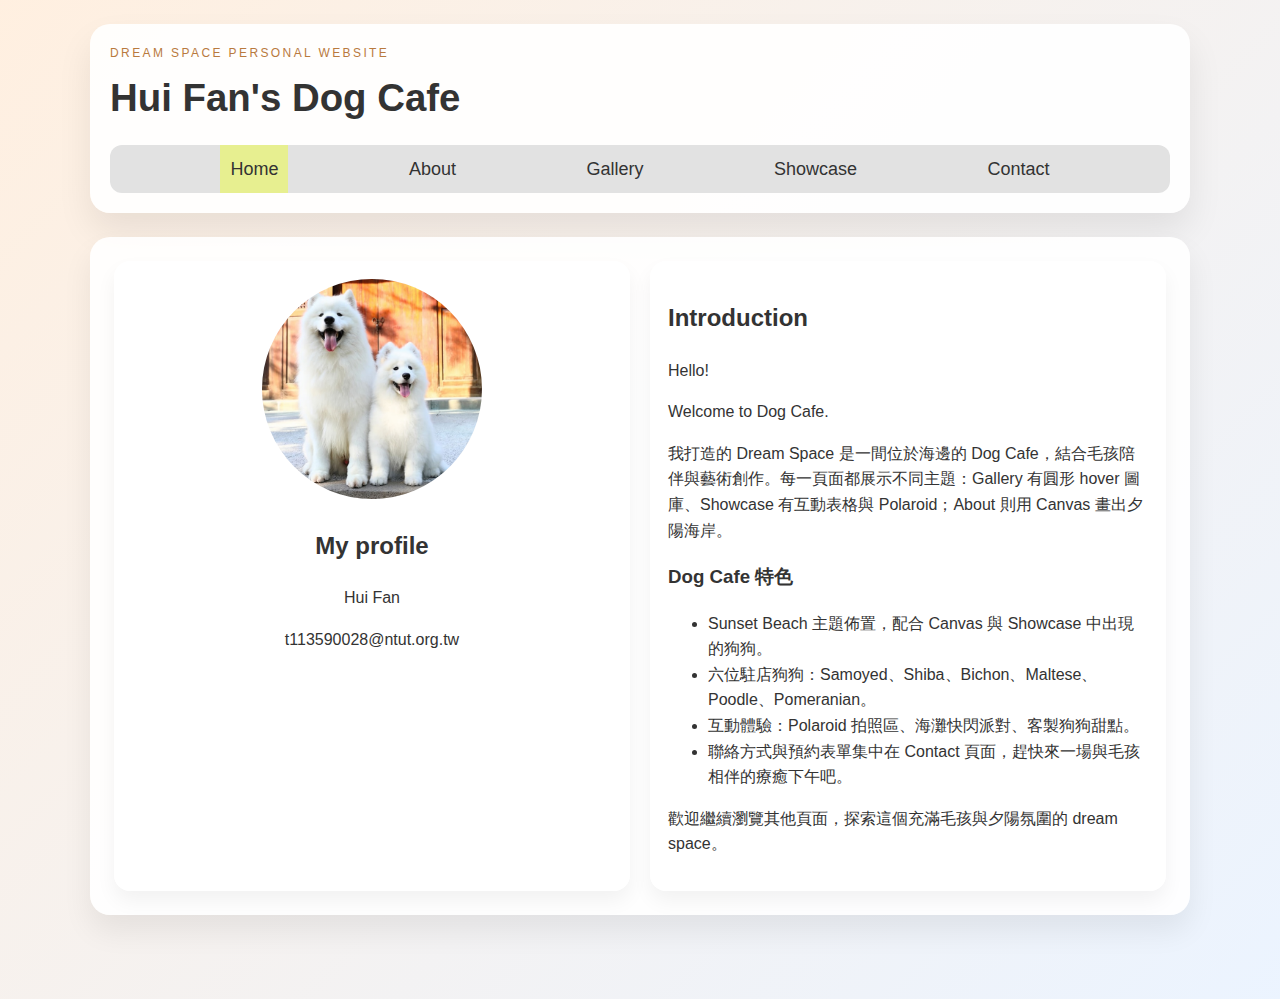
<file: Midterm Project/Midterm Webpage/index.html>
<!DOCTYPE html>
<html lang="en">
<head>
    <meta charset="UTF-8">
    <meta name="viewport" content="width=device-width, initial-scale=1.0">
    <title>Hui Fan's Dog Cafe</title>

    <!-- link .css and .js -->
    <link rel="stylesheet" href="style.css">
    <script src="script.js" defer></script>
</head>
<body>
    <div class="site-shell">
        <header class="site-header">
            <div class="site-brand">
                <p class="site-subtitle">Dream Space Personal Website</p>
                <h1>Hui Fan's Dog Cafe</h1>
            </div>
            <nav>
                <ul class="flex-nav">
                    <li><a class="active" href="index.html">Home</a></li>
                    <li><a href="About.html">About</a></li>
                    <li><a href="Gallery.html">Gallery</a></li>
                    <li><a href="Showcase.html">Showcase</a></li>
                    <li><a href="Contact.html">Contact</a></li>
                </ul>
            </nav>
        </header>

        <main>
            <section class="profile_and_introduction_container content-card">
                <div class="profile_container">
                    <img src="samoyed.jpg" alt="cute_dog" id="profile_image">
                    <h2>My profile</h2>
                    <p>Hui Fan</p>
                    <p>t113590028@ntut.org.tw</p>
                </div>

                <div class="profile_information">
                    <h2>Introduction</h2>
                    <p>Hello!</p>
                    <p>Welcome to Dog Cafe.</p>
                    <p>我打造的 Dream Space 是一間位於海邊的 Dog Cafe，結合毛孩陪伴與藝術創作。每一頁面都展示不同主題：Gallery 有圓形 hover 圖庫、Showcase 有互動表格與 Polaroid；About 則用 Canvas 畫出夕陽海岸。</p>
                    <h3>Dog Cafe 特色</h3>
                    <ul>
                        <li>Sunset Beach 主題佈置，配合 Canvas 與 Showcase 中出現的狗狗。</li>
                        <li>六位駐店狗狗：Samoyed、Shiba、Bichon、Maltese、Poodle、Pomeranian。</li>
                        <li>互動體驗：Polaroid 拍照區、海灘快閃派對、客製狗狗甜點。</li>
                        <li>聯絡方式與預約表單集中在 Contact 頁面，趕快來一場與毛孩相伴的療癒下午吧。</li>
                    </ul>
                    <p>歡迎繼續瀏覽其他頁面，探索這個充滿毛孩與夕陽氛圍的 dream space。</p>
                </div>
            </section>
        </main>
    </div>
</body>
</html>
</file>
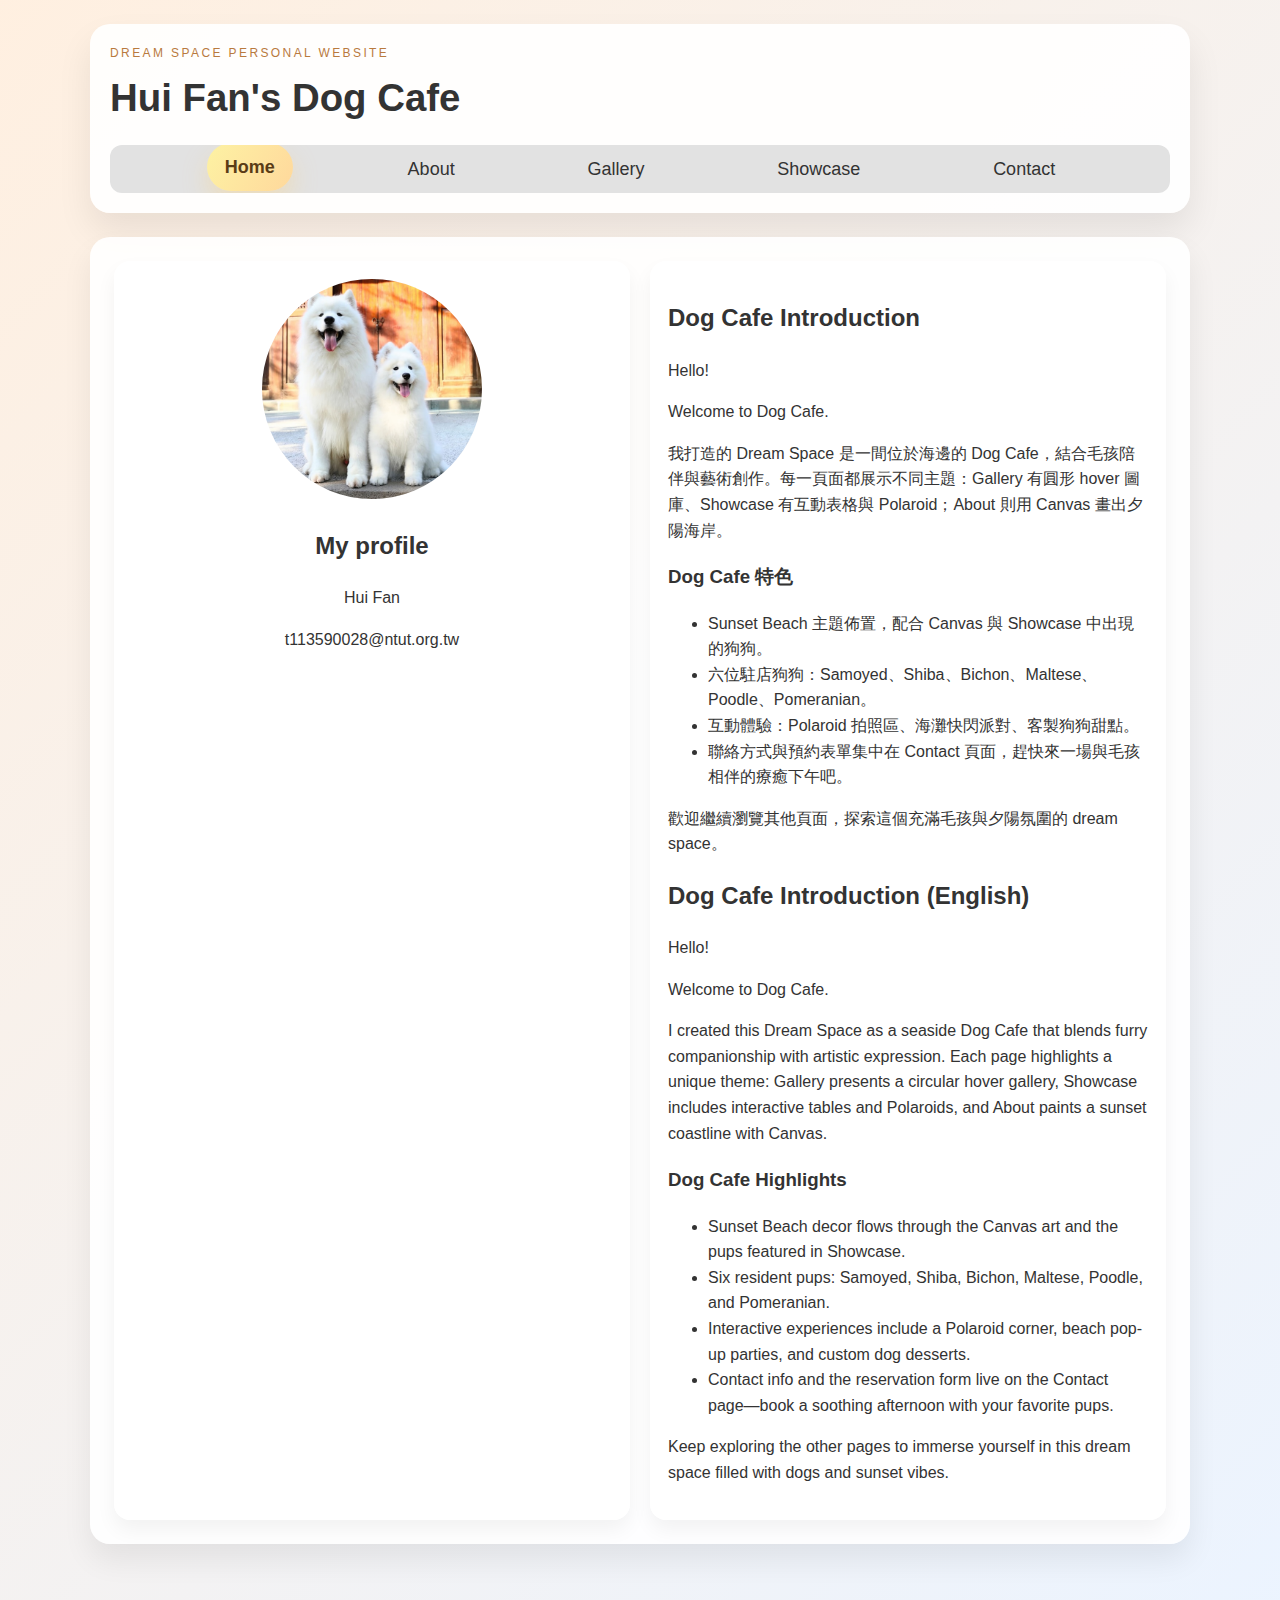
<file: Midterm Webpage/src/index.html>
<!DOCTYPE html>
<html lang="en">
<head>
    <meta charset="UTF-8">
    <meta name="viewport" content="width=device-width, initial-scale=1.0">
    <title>Hui Fan's Dog Cafe</title>

    <!-- link .css and .js -->
    <link rel="stylesheet" href="assets/css/style.css">
    <script src="assets/js/script.js" defer></script>
</head>
<body>
    <div class="site-shell">
        <header class="site-header">
            <div class="site-brand">
                <p class="site-subtitle">Dream Space Personal Website</p>
                <h1>Hui Fan's Dog Cafe</h1>
            </div>
            <nav>
                <ul class="flex-nav">
                    <li><a class="active" href="index.html">Home</a></li>
                    <li><a href="About.html">About</a></li>
                    <li><a href="Gallery.html">Gallery</a></li>
                    <li><a href="Showcase.html">Showcase</a></li>
                    <li><a href="Contact.html">Contact</a></li>
                </ul>
            </nav>
        </header>

        <main>
            <section class="profile_and_introduction_container content-card">
                <div class="profile_container">
                    <img src="assets/img/dogs/samoyed.jpg" alt="cute_dog" id="profile_image">
                    <h2>My profile</h2>
                    <p>Hui Fan</p>
                    <p>t113590028@ntut.org.tw</p>
                </div>

                <div class="profile_information">
                    <h2>Dog Cafe Introduction</h2>
                    <p>Hello!</p>
                    <p>Welcome to Dog Cafe.</p>
                    <p>我打造的 Dream Space 是一間位於海邊的 Dog Cafe，結合毛孩陪伴與藝術創作。每一頁面都展示不同主題：Gallery 有圓形 hover 圖庫、Showcase 有互動表格與 Polaroid；About 則用 Canvas 畫出夕陽海岸。</p>
                    <h3>Dog Cafe 特色</h3>
                    <ul>
                        <li>Sunset Beach 主題佈置，配合 Canvas 與 Showcase 中出現的狗狗。</li>
                        <li>六位駐店狗狗：Samoyed、Shiba、Bichon、Maltese、Poodle、Pomeranian。</li>
                        <li>互動體驗：Polaroid 拍照區、海灘快閃派對、客製狗狗甜點。</li>
                        <li>聯絡方式與預約表單集中在 Contact 頁面，趕快來一場與毛孩相伴的療癒下午吧。</li>
                    </ul>
                    <p>歡迎繼續瀏覽其他頁面，探索這個充滿毛孩與夕陽氛圍的 dream space。</p>
                    <div class="translation-block">
                        <h2>Dog Cafe Introduction (English)</h2>
                        <p>Hello!</p>
                        <p>Welcome to Dog Cafe.</p>
                        <p>I created this Dream Space as a seaside Dog Cafe that blends furry companionship with artistic expression. Each page highlights a unique theme: Gallery presents a circular hover gallery, Showcase includes interactive tables and Polaroids, and About paints a sunset coastline with Canvas.</p>
                        <h3>Dog Cafe Highlights</h3>
                        <ul>
                            <li>Sunset Beach decor flows through the Canvas art and the pups featured in Showcase.</li>
                            <li>Six resident pups: Samoyed, Shiba, Bichon, Maltese, Poodle, and Pomeranian.</li>
                            <li>Interactive experiences include a Polaroid corner, beach pop-up parties, and custom dog desserts.</li>
                            <li>Contact info and the reservation form live on the Contact page—book a soothing afternoon with your favorite pups.</li>
                        </ul>
                        <p>Keep exploring the other pages to immerse yourself in this dream space filled with dogs and sunset vibes.</p>
                    </div>
                </div>
            </section>
        </main>
    </div>
</body>
</html>
</file>
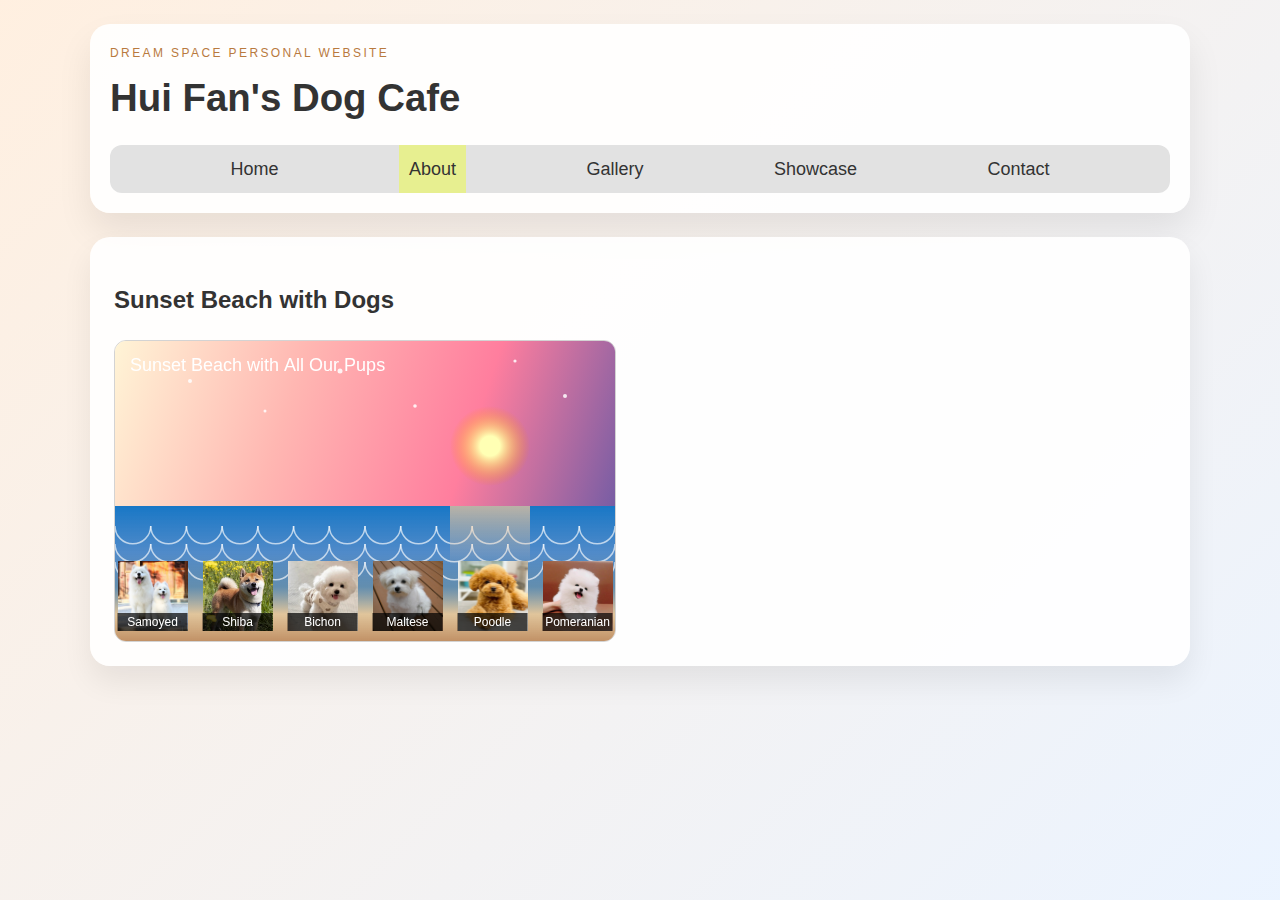
<file: Midterm Project/Midterm Webpage/About.html>
<!DOCTYPE html>
<html lang="en">
<head>
    <meta charset="UTF-8">
    <meta name="viewport" content="width=device-width, initial-scale=1.0">
    <title>Hui Fan's Dog Cafe</title>

    <!-- link .css and .js -->
    <link rel="stylesheet" href="style.css">
    <script src="script.js" defer></script>
</head>
<body>
    <div class="site-shell">
        <header class="site-header">
            <div class="site-brand">
                <p class="site-subtitle">Dream Space Personal Website</p>
                <h1>Hui Fan's Dog Cafe</h1>
            </div>
            <nav>
                <ul class="flex-nav">
                    <li><a href="homepage.html">Home</a></li>
                    <li><a class="active" href="About.html">About</a></li>
                    <li><a href="Gallery.html">Gallery</a></li>
                    <li><a href="Showcase.html">Showcase</a></li>
                    <li><a href="Contact.html">Contact</a></li>
                </ul>
            </nav>
        </header>

        <main>
            <section class="content-card">
                <h2>Sunset Beach with Dogs</h2>
                <canvas id="dogCafeCanvas" width="500" height="300" class="dream-canvas">
                    Your browser does not support the HTML canvas tag.
                </canvas>
            </section>
        </main>
    </div>
</body>
</html>
</file>
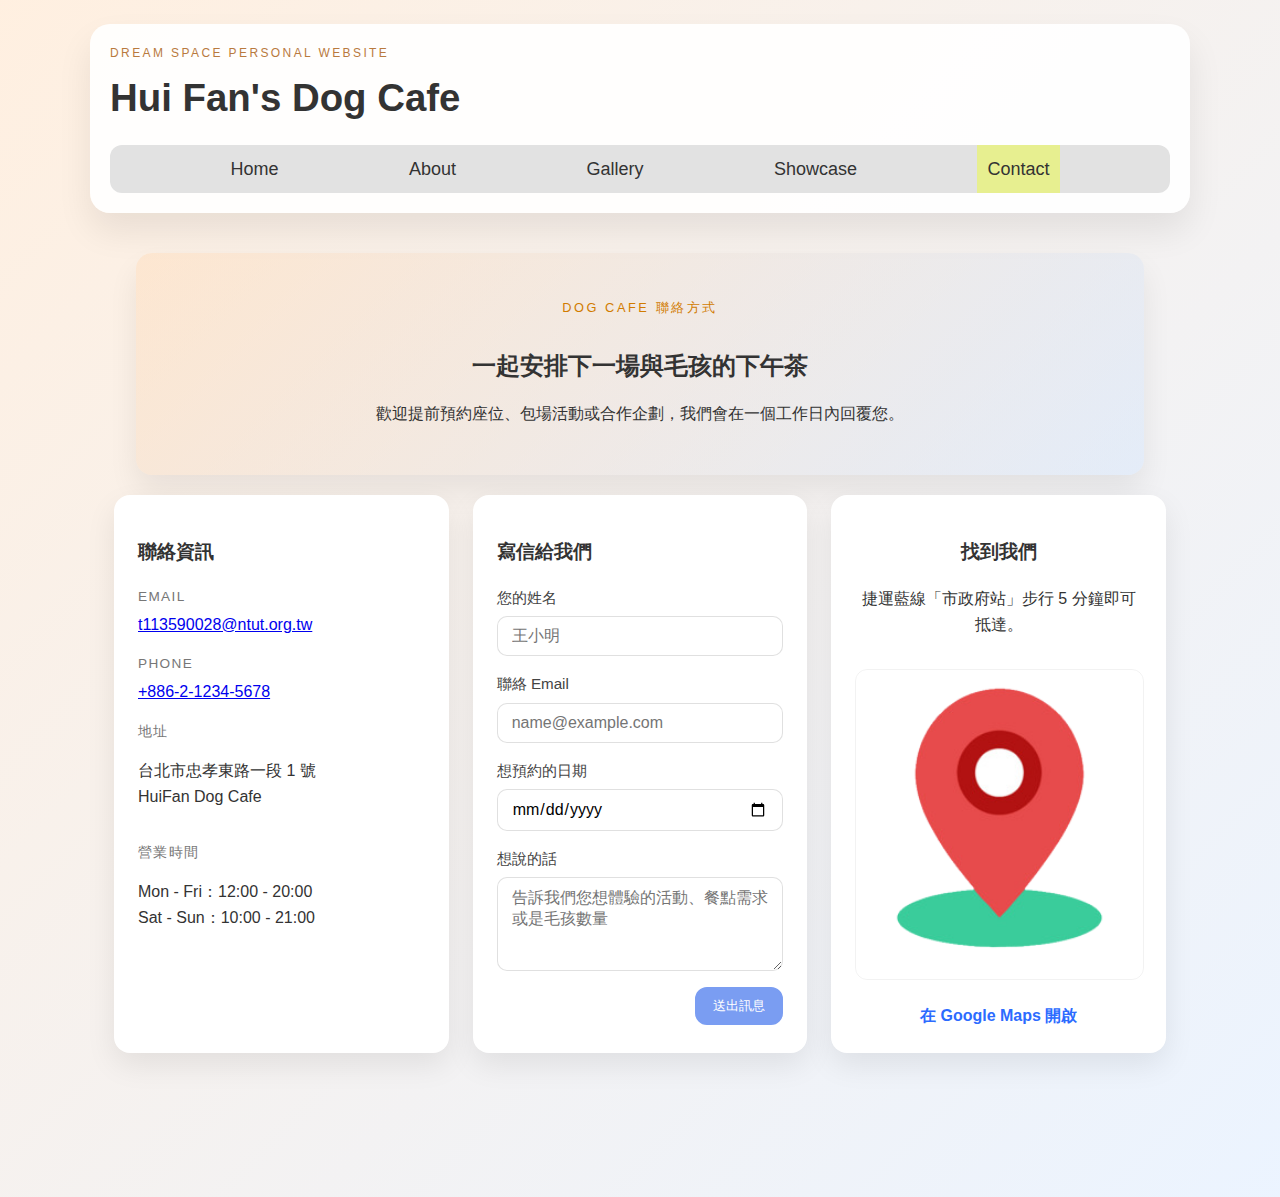
<file: Midterm Project/Midterm Webpage/Contact.html>
<!DOCTYPE html>
<html lang="en">
<head>
    <meta charset="UTF-8">
    <meta name="viewport" content="width=device-width, initial-scale=1.0">
    <title>Hui Fan's Dog Cafe</title>

    <!-- link .css and .js -->
    <link rel="stylesheet" href="style.css">
    <script src="script.js" defer></script>
</head>
<body>
    <div class="site-shell">
        <header class="site-header">
            <div class="site-brand">
                <p class="site-subtitle">Dream Space Personal Website</p>
                <h1>Hui Fan's Dog Cafe</h1>
            </div>
            <nav>
                <ul class="flex-nav">
                    <li><a href="homepage.html">Home</a></li>
                    <li><a href="About.html">About</a></li>
                    <li><a href="Gallery.html">Gallery</a></li>
                    <li><a href="Showcase.html">Showcase</a></li>
                    <li><a class="active" href="Contact.html">Contact</a></li>
                </ul>
            </nav>
        </header>

        <main>
            <section class="contact-hero content-card">
                <p class="eyebrow">Dog Cafe 聯絡方式</p>
                <h2>一起安排下一場與毛孩的下午茶</h2>
                <p>歡迎提前預約座位、包場活動或合作企劃，我們會在一個工作日內回覆您。</p>
            </section>

            <section class="contact-grid">
                <div class="contact-card contact-info">
                    <h3>聯絡資訊</h3>
                    <ul class="contact-list">
                        <li>
                            <span class="label">Email</span>
                            <a href="mailto:t113590028@ntut.org.tw">t113590028@ntut.org.tw</a>
                        </li>
                        <li>
                            <span class="label">Phone</span>
                            <a href="tel:+886-2-1234-5678">+886-2-1234-5678</a>
                        </li>
                        <li>
                            <span class="label">地址</span>
                            <p>台北市忠孝東路一段 1 號<br>HuiFan Dog Cafe</p>
                        </li>
                        <li>
                            <span class="label">營業時間</span>
                            <p>Mon - Fri：12:00 - 20:00<br>Sat - Sun：10:00 - 21:00</p>
                        </li>
                    </ul>
                </div>

                <div class="contact-card contact-form-card">
                    <h3>寫信給我們</h3>
                    <form class="contact-form">
                        <label>
                            您的姓名
                            <input type="text" name="name" placeholder="王小明" required>
                        </label>
                        <label>
                            聯絡 Email
                            <input type="email" name="email" placeholder="name@example.com" required>
                        </label>
                        <label>
                            想預約的日期
                            <input type="date" name="date">
                        </label>
                        <label>
                            想說的話
                            <textarea name="message" rows="4" placeholder="告訴我們您想體驗的活動、餐點需求或是毛孩數量"></textarea>
                        </label>
                        <button type="submit" class="btn contact-btn">送出訊息</button>
                    </form>
                </div>

                <div class="contact-card contact-map">
                    <h3>找到我們</h3>
                    <p>捷運藍線「市政府站」步行 5 分鐘即可抵達。</p>
                    <img src="location.png" alt="Dog Cafe 位置" class="map-image">
                    <a class="map-link" href="https://maps.app.goo.gl/gdyb6sYP7XUAQJXG7" target="_blank" rel="noopener noreferrer">在 Google Maps 開啟</a>
                </div>
            </section>
        </main>
    </div>
</body>
</html>
</file>
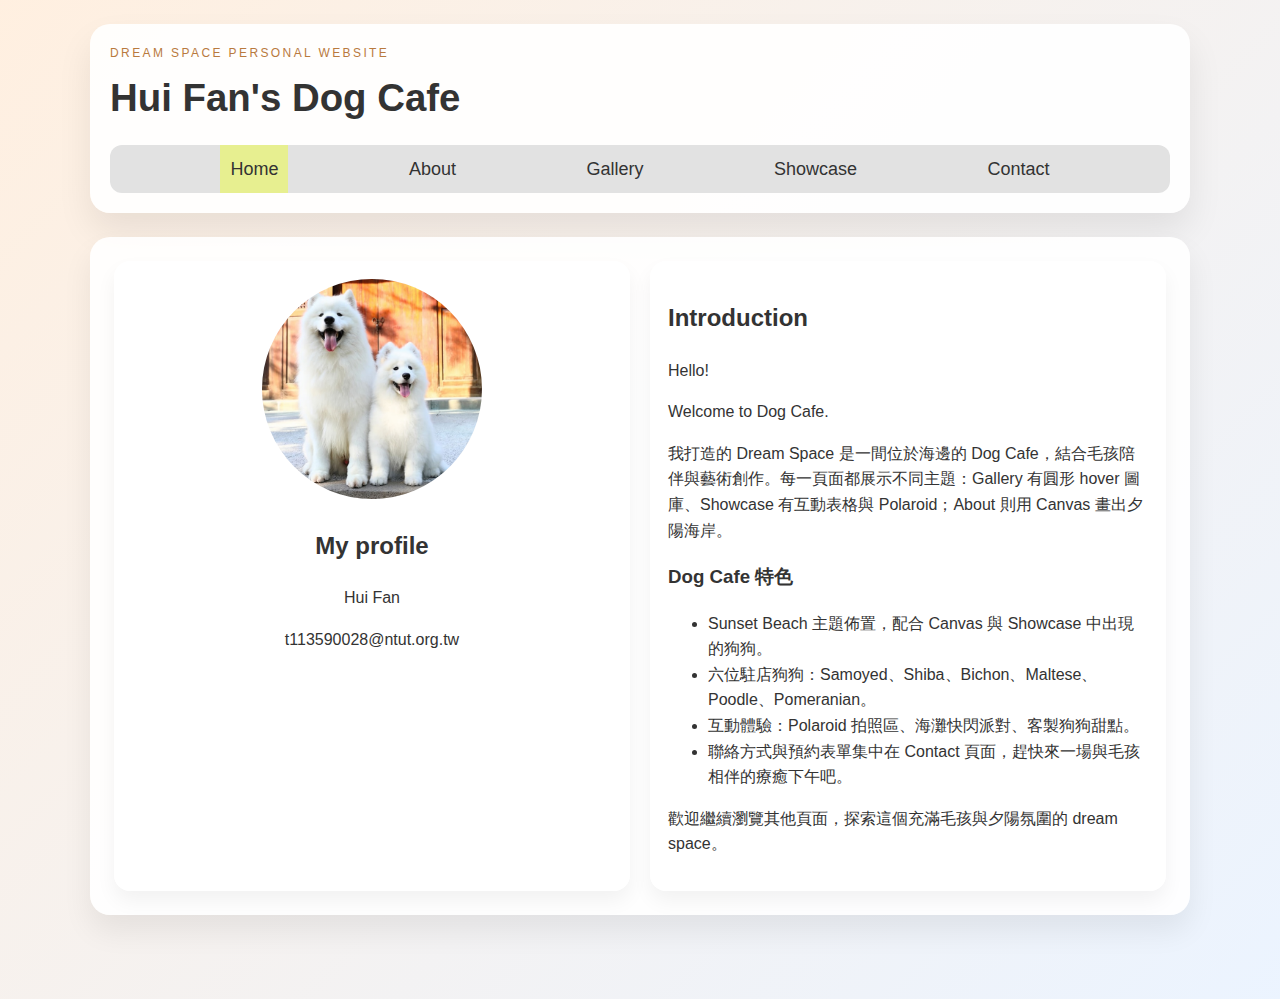
<file: Midterm Project/Midterm Webpage/homepage.html>
<!DOCTYPE html>
<html lang="en">
<head>
    <meta charset="UTF-8">
    <meta name="viewport" content="width=device-width, initial-scale=1.0">
    <title>Hui Fan's Dog Cafe</title>

    <!-- link .css and .js -->
    <link rel="stylesheet" href="style.css">
    <script src="script.js" defer></script>
</head>
<body>
    <div class="site-shell">
        <header class="site-header">
            <div class="site-brand">
                <p class="site-subtitle">Dream Space Personal Website</p>
                <h1>Hui Fan's Dog Cafe</h1>
            </div>
            <nav>
                <ul class="flex-nav">
                    <li><a class="active" href="homepage.html">Home</a></li>
                    <li><a href="About.html">About</a></li>
                    <li><a href="Gallery.html">Gallery</a></li>
                    <li><a href="Showcase.html">Showcase</a></li>
                    <li><a href="Contact.html">Contact</a></li>
                </ul>
            </nav>
        </header>

        <main>
            <section class="profile_and_introduction_container content-card">
                <div class="profile_container">
                    <img src="samoyed.jpg" alt="cute_dog" id="profile_image">
                    <h2>My profile</h2>
                    <p>Hui Fan</p>
                    <p>t113590028@ntut.org.tw</p>
                </div>

                <div class="profile_information">
                    <h2>Introduction</h2>
                    <p>Hello!</p>
                    <p>Welcome to Dog Cafe.</p>
                    <p>我打造的 Dream Space 是一間位於海邊的 Dog Cafe，結合毛孩陪伴與藝術創作。每一頁面都展示不同主題：Gallery 有圓形 hover 圖庫、Showcase 有互動表格與 Polaroid；About 則用 Canvas 畫出夕陽海岸。</p>
                    <h3>Dog Cafe 特色</h3>
                    <ul>
                        <li>Sunset Beach 主題佈置，配合 Canvas 與 Showcase 中出現的狗狗。</li>
                        <li>六位駐店狗狗：Samoyed、Shiba、Bichon、Maltese、Poodle、Pomeranian。</li>
                        <li>互動體驗：Polaroid 拍照區、海灘快閃派對、客製狗狗甜點。</li>
                        <li>聯絡方式與預約表單集中在 Contact 頁面，趕快來一場與毛孩相伴的療癒下午吧。</li>
                    </ul>
                    <p>歡迎繼續瀏覽其他頁面，探索這個充滿毛孩與夕陽氛圍的 dream space。</p>
                </div>
            </section>
        </main>
    </div>
</body>
</html>
</file>
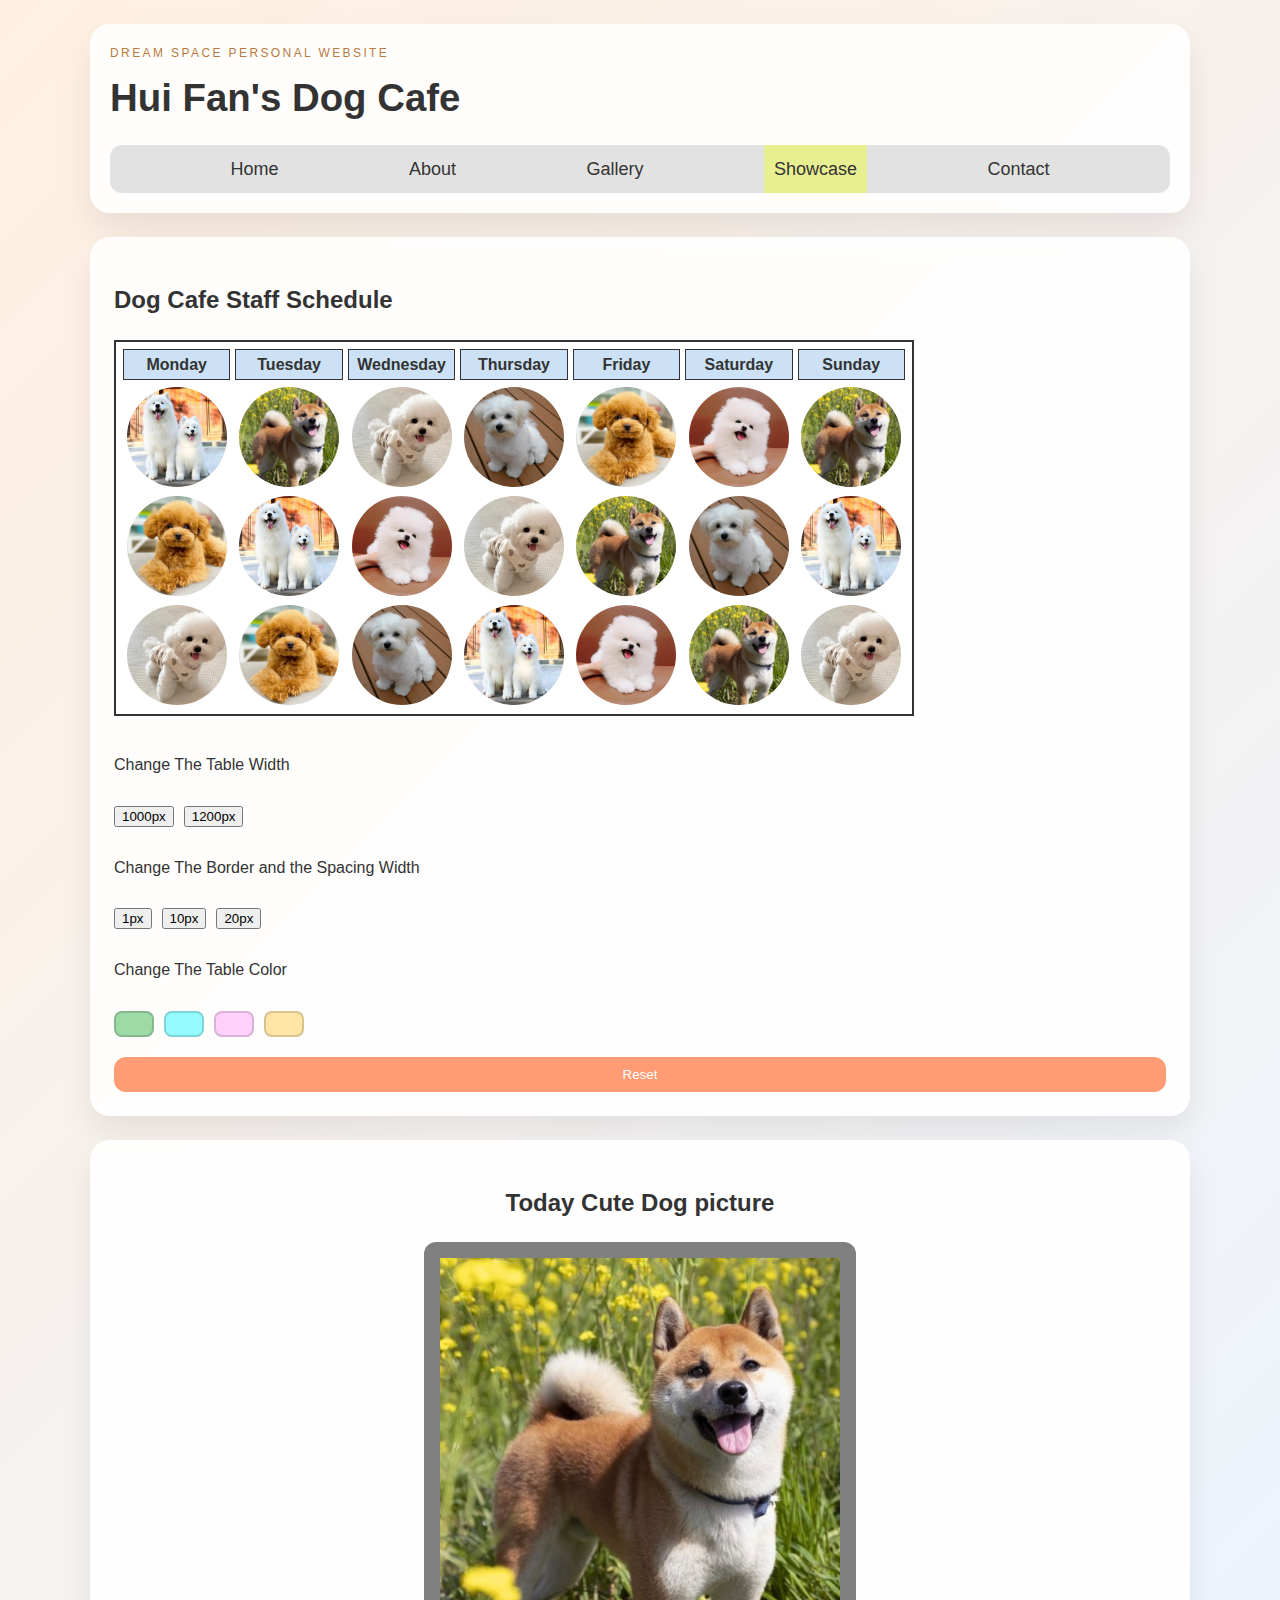
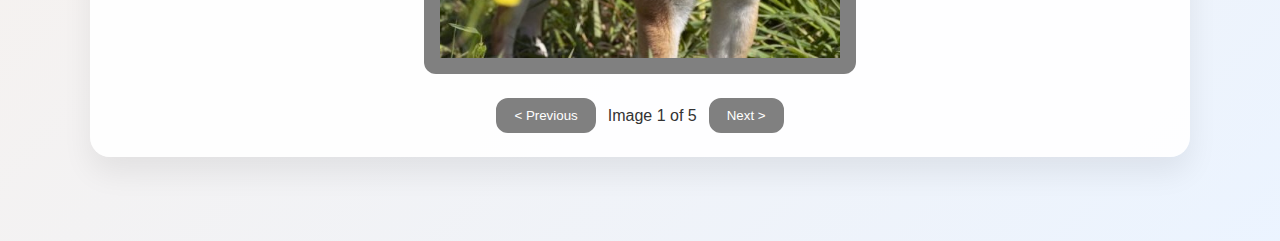
<file: Midterm Project/Midterm Webpage/Showcase.html>
<!DOCTYPE html>
<html lang="en">
<head>
    <meta charset="UTF-8">
    <meta name="viewport" content="width=device-width, initial-scale=1.0">
    <title>Hui Fan's Dog Cafe</title>

    <!-- link .css and .js -->
    <link rel="stylesheet" href="style.css">
    <script src="script.js" defer></script>
</head>
<body>
    <div class="site-shell">
        <header class="site-header">
            <div class="site-brand">
                <p class="site-subtitle">Dream Space Personal Website</p>
                <h1>Hui Fan's Dog Cafe</h1>
            </div>
            <nav>
                <ul class="flex-nav">
                    <li><a href="homepage.html">Home</a></li>
                    <li><a href="About.html">About</a></li>
                    <li><a href="Gallery.html">Gallery</a></li>
                    <li><a class="active" href="Showcase.html">Showcase</a></li>
                    <li><a href="Contact.html">Contact</a></li>
                </ul>
            </nav>
        </header>

        <main>
            <section class="content-card">
                <h2>Dog Cafe Staff Schedule</h2>
                <table id="table_class">
                    <tr>
                        <th scope="col">Monday</th>
                        <th scope="col">Tuesday</th>
                        <th scope="col">Wednesday</th>
                        <th scope="col">Thursday</th>
                        <th scope="col">Friday</th>
                        <th scope="col">Saturday</th>
                        <th scope="col">Sunday</th>
                    </tr>
            <tr>
                <td>
                    <img class="showcase_dog_image" src="samoyed.jpg" alt="samoyed">
                </td>
                <td>
                    <img class="showcase_dog_image" src="Shiba.jpeg" alt="Shiba">
                </td>
                <td>
                    <img class="showcase_dog_image" src="bichon.jpeg" alt="Bichon Frise">
                </td>
                <td>
                    <img class="showcase_dog_image" src="maltese.jpeg" alt="Maltese">
                </td>
                <td>
                    <img class="showcase_dog_image" src="poodle.jpeg" alt="Poodle">
                </td>
                <td>
                    <img class="showcase_dog_image" src="pomeranian.jpeg" alt="Pomeranian">
                </td>
                <td>
                    <img class="showcase_dog_image" src="Shiba.jpeg" alt="Shiba">
                </td>
            </tr>
            <tr>
                <td>
                    <img class="showcase_dog_image" src="poodle.jpeg" alt="Poodle">
                </td>
                <td>
                    <img class="showcase_dog_image" src="samoyed.jpg" alt="samoyed">
                </td>
                <td>
                    <img class="showcase_dog_image" src="pomeranian.jpeg" alt="Pomeranian">
                </td>
                <td>
                    <img class="showcase_dog_image" src="bichon.jpeg" alt="Bichon Frise">
                </td>
                <td>
                    <img class="showcase_dog_image" src="Shiba.jpeg" alt="Shiba">
                </td>
                <td>
                    <img class="showcase_dog_image" src="maltese.jpeg" alt="Maltese">
                </td>
                <td>
                    <img class="showcase_dog_image" src="samoyed.jpg" alt="samoyed">
                </td>
            </tr>
            <tr>
                <td>
                    <img class="showcase_dog_image" src="bichon.jpeg" alt="Bichon Frise">
                </td>
                <td>
                    <img class="showcase_dog_image" src="poodle.jpeg" alt="Poodle">
                </td>
                <td>
                    <img class="showcase_dog_image" src="maltese.jpeg" alt="Maltese">
                </td>
                <td>
                    <img class="showcase_dog_image" src="samoyed.jpg" alt="samoyed">
                </td>
                <td>
                    <img class="showcase_dog_image" src="pomeranian.jpeg" alt="Pomeranian">
                </td>
                <td>
                    <img class="showcase_dog_image" src="Shiba.jpeg" alt="Shiba">
                </td>
                <td>
                    <img class="showcase_dog_image" src="bichon.jpeg" alt="Bichon Frise">
                </td>
            </tr>
        </table>

                <div class="control-panel">
                    <p>Change The Table Width</p>
                    <div class="control-row">
                        <button id="ChangeTableWidth1000px">1000px</button>
                        <button id="ChangeTableWidth1200px">1200px</button>
                    </div>

                    <p>Change The Border and the Spacing Width</p>
                    <div class="control-row">
                        <button type="button" id="ChangeBorderAndSpacingWidth1px">1px</button>
                        <button type="button" id="ChangeBorderAndSpacingWidth10px">10px</button>
                        <button type="button" id="ChangeBorderAndSpacingWidth20px">20px</button>
                    </div>

                    <p>Change The Table Color</p>
                    <div class="control-row swatch-group">
                        <button type="button" id="ChangeColorGreen" style="background-color: rgb(156, 218, 166);"></button>
                        <button type="button" id="ChangeColorBlue" style="background-color: rgb(149, 250, 252);"></button>
                        <button type="button" id="ChangeColorPink" style="background-color: rgb(255, 208, 252);"></button>
                        <button type="button" id="ChangeColorYellow" style="background-color: rgb(255, 230, 166);"></button>
                    </div>

                    <button id="reset" class="btn reset-btn">Reset</button>
                </div>
            </section>

            <section class="content-card" id="Polariod_container">
                <h2>Today Cute Dog picture</h2>
                <div id="image_frame">
                    <img id="Polariod_image" src="image/image_1.jpg" alt="image_1">
                </div>

                <div class="controls">
                    <button type="button" class="btn" id="btn_prev">&lt; Previous</button>

                    <p>Image <span id="current-count">1</span> of <span id="total-count">5</span></p>

                    <button type="button" class="btn" id="btn_next">Next &gt;</button>
                </div>
            </section>
        </main>
    </div>
</body>
</html>
</file>
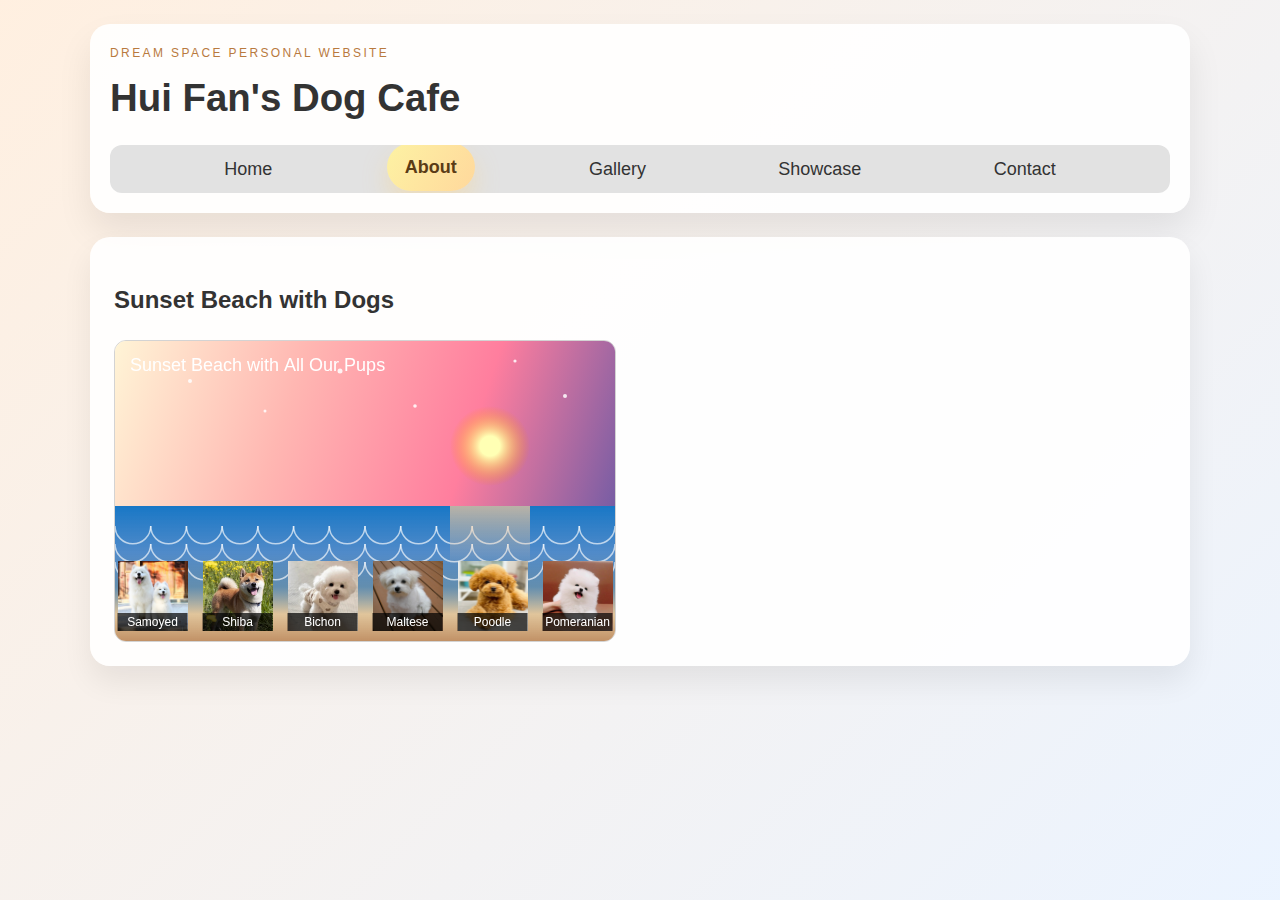
<file: Midterm Webpage/src/About.html>
<!DOCTYPE html>
<html lang="en">
<head>
    <meta charset="UTF-8">
    <meta name="viewport" content="width=device-width, initial-scale=1.0">
    <title>Hui Fan's Dog Cafe</title>

    <!-- link .css and .js -->
    <link rel="stylesheet" href="assets/css/style.css">
    <script src="assets/js/script.js" defer></script>
</head>
<body>
    <div class="site-shell">
        <header class="site-header">
            <div class="site-brand">
                <p class="site-subtitle">Dream Space Personal Website</p>
                <h1>Hui Fan's Dog Cafe</h1>
            </div>
            <nav>
                <ul class="flex-nav">
                    <li><a href="index.html">Home</a></li>
                    <li><a class="active" href="About.html">About</a></li>
                    <li><a href="Gallery.html">Gallery</a></li>
                    <li><a href="Showcase.html">Showcase</a></li>
                    <li><a href="Contact.html">Contact</a></li>
                </ul>
            </nav>
        </header>

        <main>
            <section class="content-card">
                <h2>Sunset Beach with Dogs</h2>
                <canvas id="dogCafeCanvas" width="500" height="300" class="dream-canvas">
                    Your browser does not support the HTML canvas tag.
                </canvas>
            </section>
        </main>
    </div>
</body>
</html>
</file>
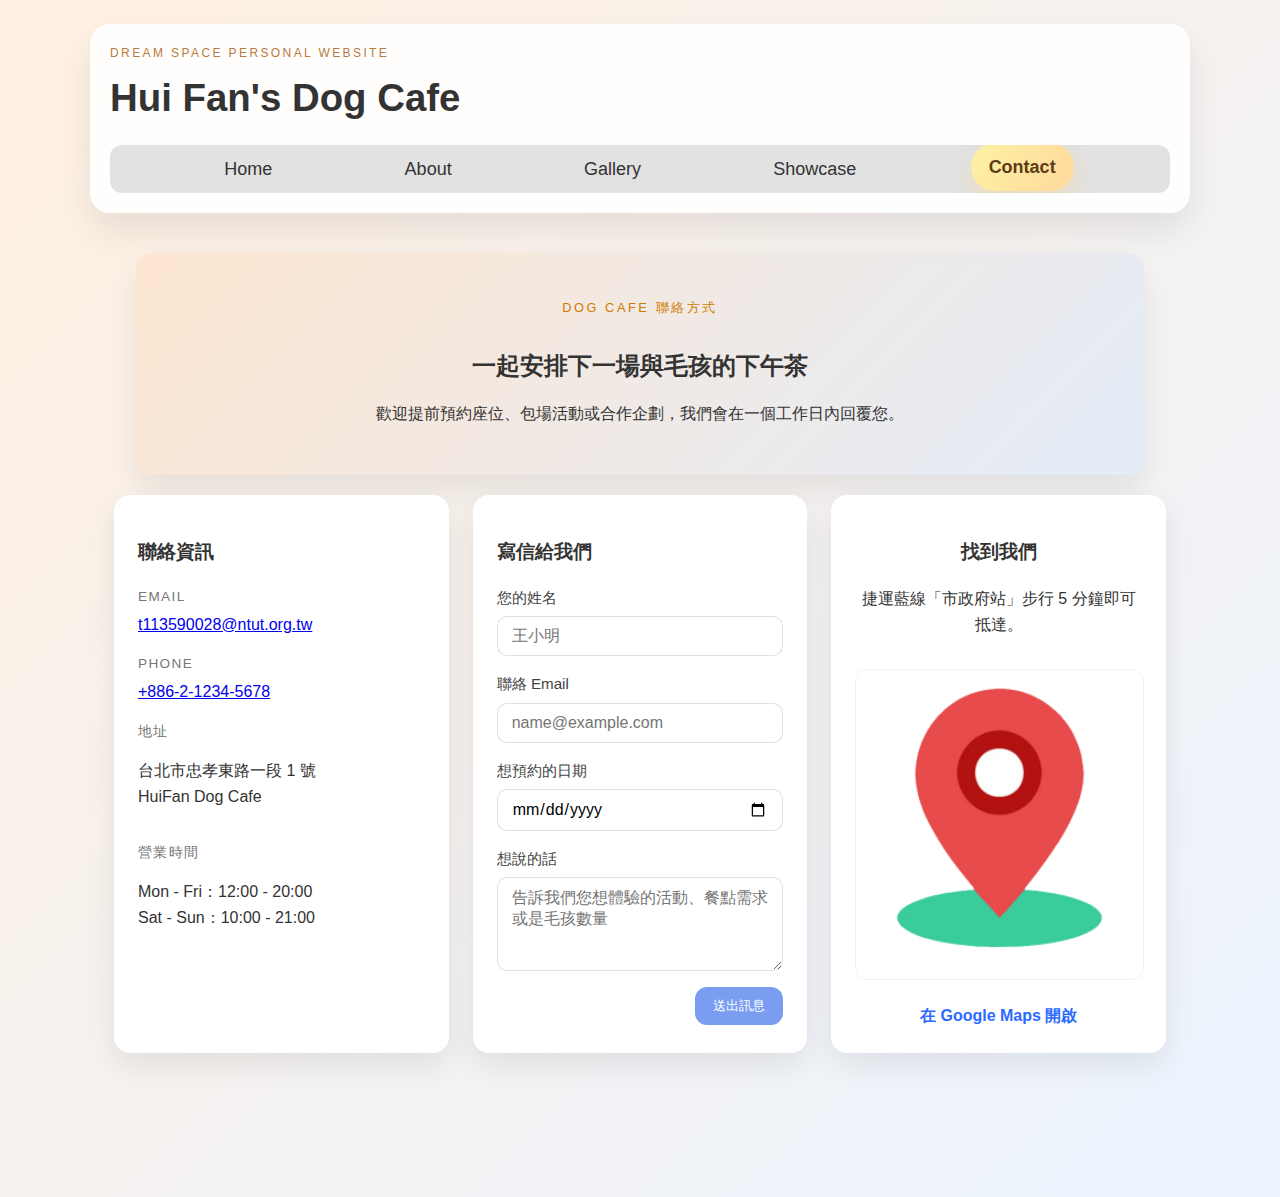
<file: Midterm Webpage/src/Contact.html>
<!DOCTYPE html>
<html lang="en">
<head>
    <meta charset="UTF-8">
    <meta name="viewport" content="width=device-width, initial-scale=1.0">
    <title>Hui Fan's Dog Cafe</title>

    <!-- link .css and .js -->
    <link rel="stylesheet" href="assets/css/style.css">
    <script src="assets/js/script.js" defer></script>
</head>
<body>
    <div class="site-shell">
        <header class="site-header">
            <div class="site-brand">
                <p class="site-subtitle">Dream Space Personal Website</p>
                <h1>Hui Fan's Dog Cafe</h1>
            </div>
            <nav>
                <ul class="flex-nav">
                    <li><a href="index.html">Home</a></li>
                    <li><a href="About.html">About</a></li>
                    <li><a href="Gallery.html">Gallery</a></li>
                    <li><a href="Showcase.html">Showcase</a></li>
                    <li><a class="active" href="Contact.html">Contact</a></li>
                </ul>
            </nav>
        </header>

        <main>
            <section class="contact-hero content-card">
                <p class="eyebrow">Dog Cafe 聯絡方式</p>
                <h2>一起安排下一場與毛孩的下午茶</h2>
                <p>歡迎提前預約座位、包場活動或合作企劃，我們會在一個工作日內回覆您。</p>
            </section>

            <section class="contact-grid">
                <div class="contact-card contact-info">
                    <h3>聯絡資訊</h3>
                    <ul class="contact-list">
                        <li>
                            <span class="label">Email</span>
                            <a href="mailto:t113590028@ntut.org.tw">t113590028@ntut.org.tw</a>
                        </li>
                        <li>
                            <span class="label">Phone</span>
                            <a href="tel:+886-2-1234-5678">+886-2-1234-5678</a>
                        </li>
                        <li>
                            <span class="label">地址</span>
                            <p>台北市忠孝東路一段 1 號<br>HuiFan Dog Cafe</p>
                        </li>
                        <li>
                            <span class="label">營業時間</span>
                            <p>Mon - Fri：12:00 - 20:00<br>Sat - Sun：10:00 - 21:00</p>
                        </li>
                    </ul>
                </div>

                <div class="contact-card contact-form-card">
                    <h3>寫信給我們</h3>
                    <form class="contact-form">
                        <label>
                            您的姓名
                            <input type="text" name="name" placeholder="王小明" required>
                        </label>
                        <label>
                            聯絡 Email
                            <input type="email" name="email" placeholder="name@example.com" required>
                        </label>
                        <label>
                            想預約的日期
                            <input type="date" name="date">
                        </label>
                        <label>
                            想說的話
                            <textarea name="message" rows="4" placeholder="告訴我們您想體驗的活動、餐點需求或是毛孩數量"></textarea>
                        </label>
                        <button type="submit" class="btn contact-btn">送出訊息</button>
                    </form>
                </div>

                <div class="contact-card contact-map">
                    <h3>找到我們</h3>
                    <p>捷運藍線「市政府站」步行 5 分鐘即可抵達。</p>
                    <img src="assets/img/ui/location.png" alt="Dog Cafe 位置" class="map-image">
                    <a class="map-link" href="https://maps.app.goo.gl/gdyb6sYP7XUAQJXG7" target="_blank" rel="noopener noreferrer">在 Google Maps 開啟</a>
                </div>
            </section>
        </main>
    </div>
</body>
</html>
</file>
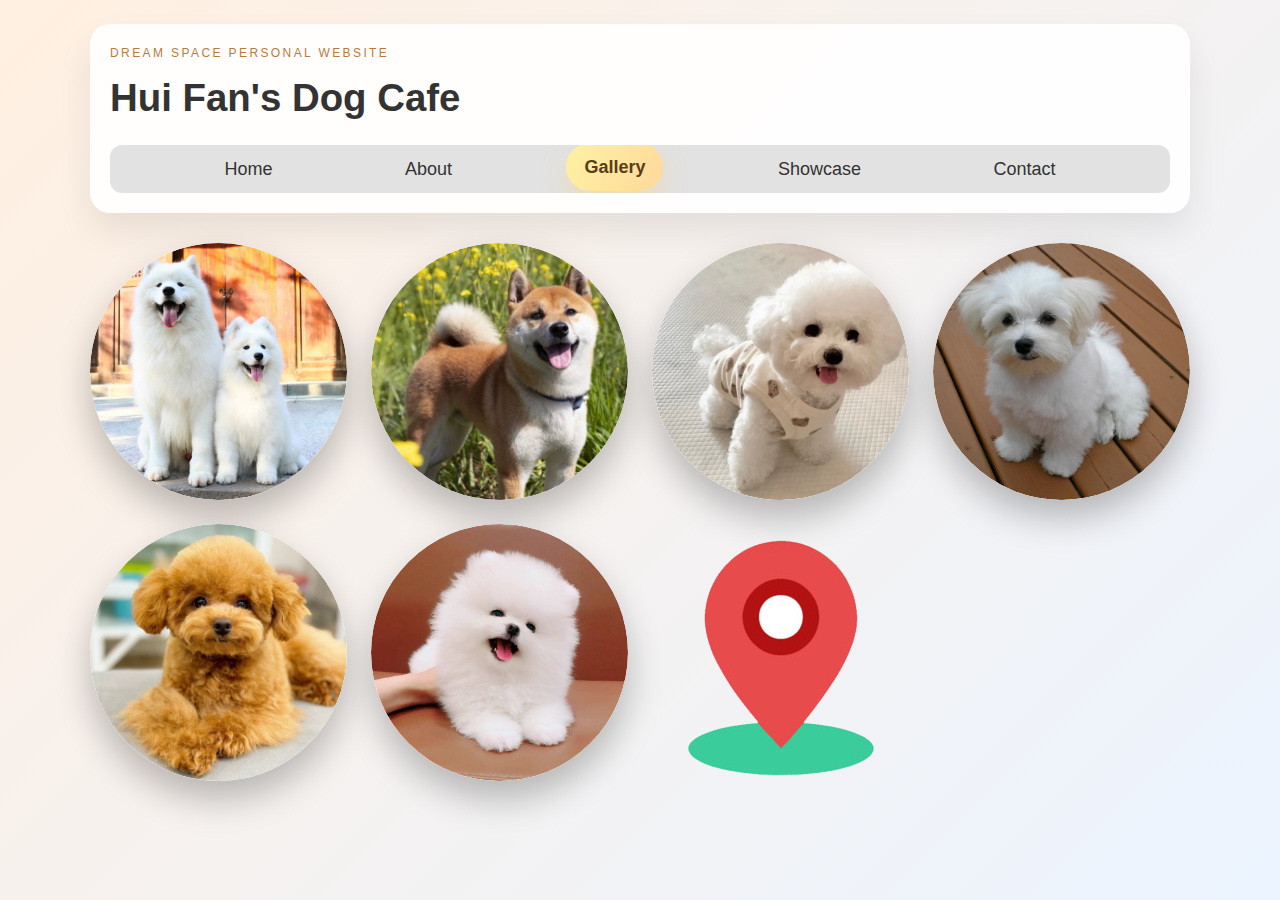
<file: Midterm Webpage/src/Gallery.html>
<!DOCTYPE html>
<html lang="en">
<head>
    <meta charset="UTF-8">
    <meta name="viewport" content="width=device-width, initial-scale=1.0">
    <title>Hui Fan's Dog Cafe</title>

    <!-- link .css and .js -->
    <link rel="stylesheet" href="assets/css/style.css">
    <script src="assets/js/script.js" defer></script>
</head>
<body>
    <div class="site-shell">
        <header class="site-header">
            <div class="site-brand">
                <p class="site-subtitle">Dream Space Personal Website</p>
                <h1>Hui Fan's Dog Cafe</h1>
            </div>
            <nav>
                <ul class="flex-nav">
                    <li><a href="index.html">Home</a></li>
                    <li><a href="About.html">About</a></li>
                    <li><a class="active" href="Gallery.html">Gallery</a></li>
                    <li><a href="Showcase.html">Showcase</a></li>
                    <li><a href="Contact.html">Contact</a></li>
                </ul>
            </nav>
        </header>

        <main>
            <div class="dog_gallery">
                <div class="dog_image_container">
                    <img class="dog_image" id="samoyed_image" src="assets/img/dogs/samoyed.jpg" alt="samoyed">
                    <div class="dog_image_overlay">
                        <div>
                            <p class="dog_image_text">samoyed</p>
                        </div>

                        <img class="overlay_image" src="assets/img/dogs/samoyed_transparent_background.png" alt="samoyed_transparent_background">
                    </div>
                </div>

                <div class="dog_image_container">
                    <img class="dog_image" id="Shiba_image" src="assets/img/dogs/Shiba.jpeg" alt="Shiba">
                    <div class="dog_image_overlay">
                        <div>
                            <p class="dog_image_text">Shiba</p>
                        </div>
                    </div>
                </div>

                <div class="dog_image_container">
                    <img class="dog_image" id="bichon_image" src="assets/img/dogs/bichon.jpeg" alt="Bichon Frise">
                    <div class="dog_image_overlay">
                        <div>
                            <p class="dog_image_text">Bichon Frise</p>
                        </div>
                    </div>
                </div>

                <div class="dog_image_container">
                    <img class="dog_image" id="maltese_image" src="assets/img/dogs/maltese.jpeg" alt="Maltese">
                    <div class="dog_image_overlay">
                        <div>
                            <p class="dog_image_text">Maltese</p>
                        </div>
                    </div>
                </div>

                <div class="dog_image_container">
                    <img class="dog_image" id="poodle_image" src="assets/img/dogs/poodle.jpeg" alt="Toy Poodle">
                    <div class="dog_image_overlay">
                        <div>
                            <p class="dog_image_text">Toy Poodle</p>
                        </div>
                    </div>
                </div>

                <div class="dog_image_container">
                    <img class="dog_image" id="pomeranian_image" src="assets/img/dogs/pomeranian.jpeg" alt="Pomeranian">
                    <div class="dog_image_overlay">
                        <div>
                            <p class="dog_image_text">Pomeranian</p>
                        </div>
                    </div>
                </div>
                
                <div>
                    <img src="assets/img/ui/location.png" alt="location" usemap="#workmap">

                    <map name="workmap">
                        <area shape="circle" coords="120, 120, 60" alt="Dog Cafe Web" href="https://maps.app.goo.gl/gdyb6sYP7XUAQJXG7">
                    </map>
                </div>
            </div>
        </main>
    </div>
</body>
</html>
</file>
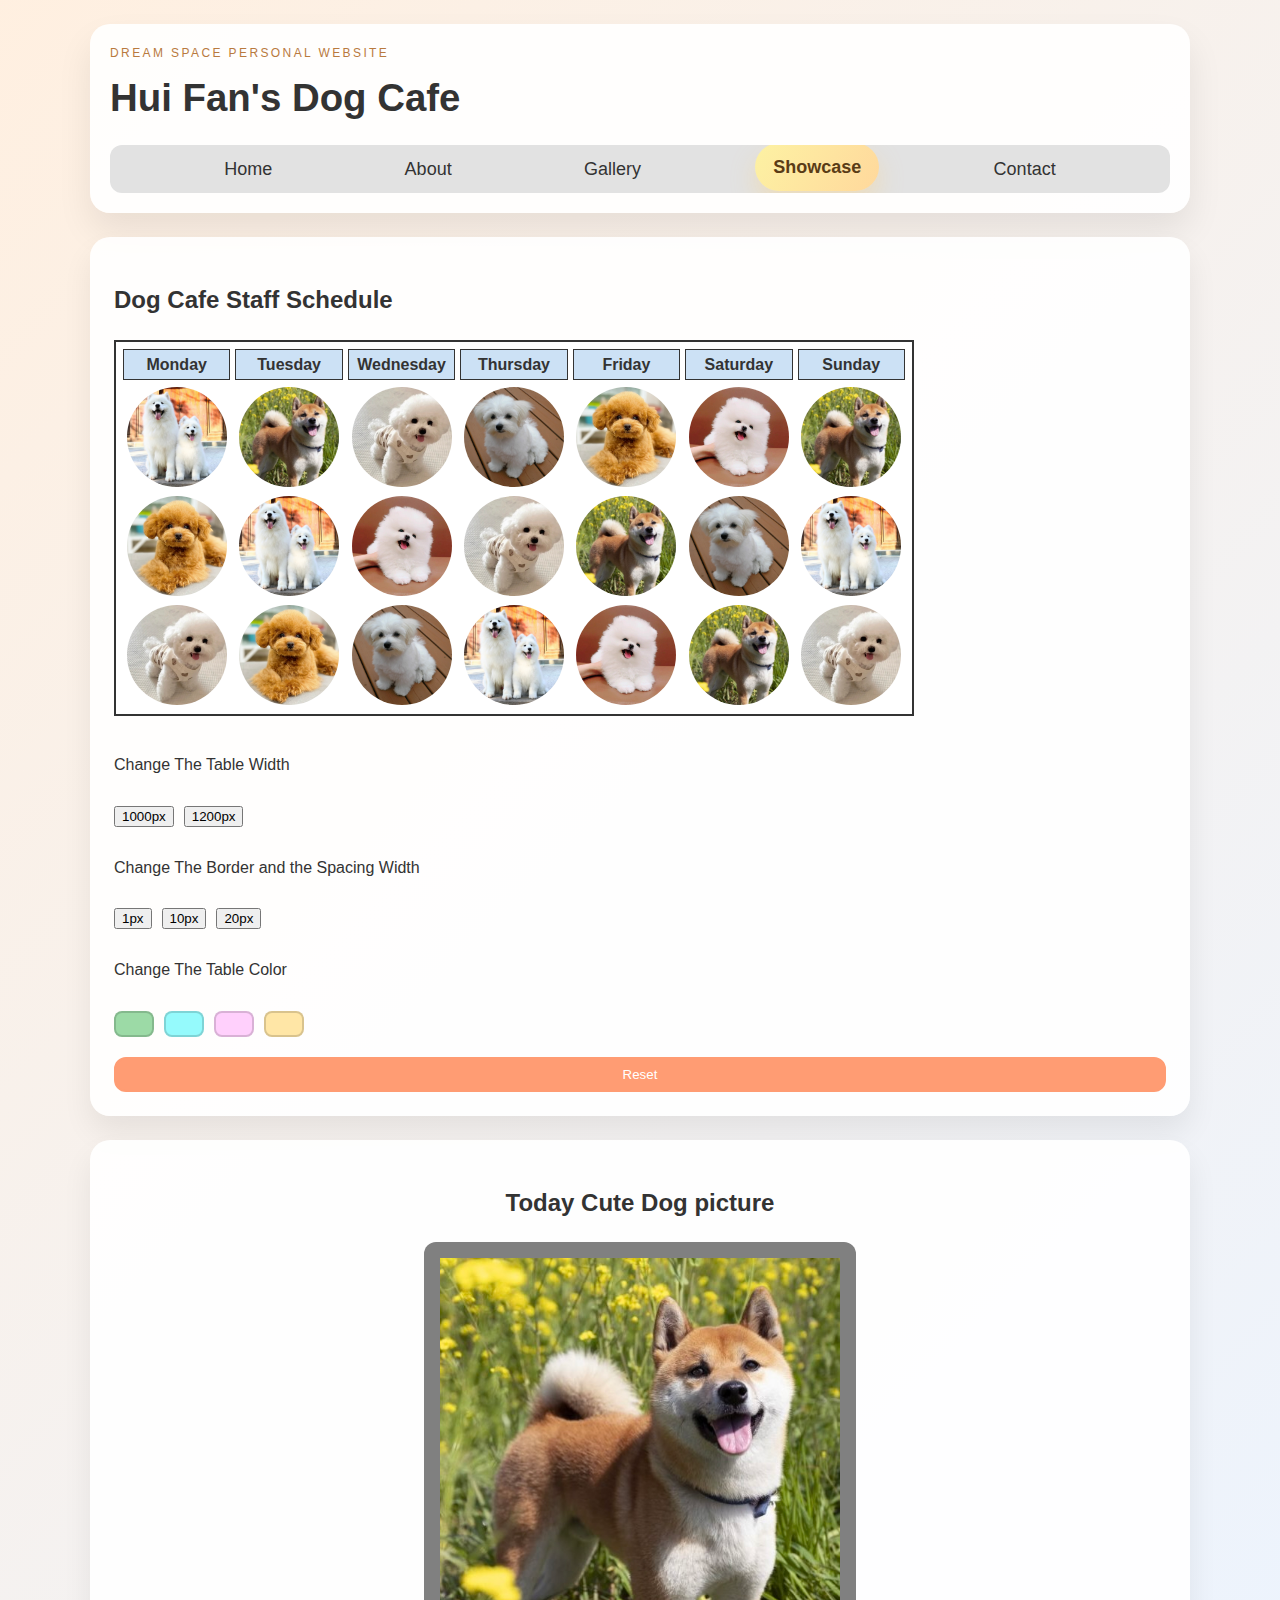
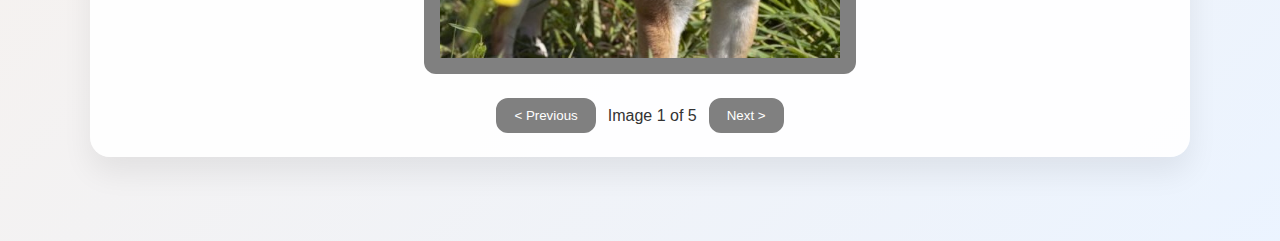
<file: Midterm Webpage/src/Showcase.html>
<!DOCTYPE html>
<html lang="en">
<head>
    <meta charset="UTF-8">
    <meta name="viewport" content="width=device-width, initial-scale=1.0">
    <title>Hui Fan's Dog Cafe</title>

    <!-- link .css and .js -->
    <link rel="stylesheet" href="assets/css/style.css">
    <script src="assets/js/script.js" defer></script>
</head>
<body>
    <div class="site-shell">
        <header class="site-header">
            <div class="site-brand">
                <p class="site-subtitle">Dream Space Personal Website</p>
                <h1>Hui Fan's Dog Cafe</h1>
            </div>
            <nav>
                <ul class="flex-nav">
                    <li><a href="index.html">Home</a></li>
                    <li><a href="About.html">About</a></li>
                    <li><a href="Gallery.html">Gallery</a></li>
                    <li><a class="active" href="Showcase.html">Showcase</a></li>
                    <li><a href="Contact.html">Contact</a></li>
                </ul>
            </nav>
        </header>

        <main>
            <section class="content-card">
                <h2>Dog Cafe Staff Schedule</h2>
                <table id="table_class">
                    <tr>
                        <th scope="col">Monday</th>
                        <th scope="col">Tuesday</th>
                        <th scope="col">Wednesday</th>
                        <th scope="col">Thursday</th>
                        <th scope="col">Friday</th>
                        <th scope="col">Saturday</th>
                        <th scope="col">Sunday</th>
                    </tr>
            <tr>
                <td>
                    <img class="showcase_dog_image" src="assets/img/dogs/samoyed.jpg" alt="samoyed">
                </td>
                <td>
                    <img class="showcase_dog_image" src="assets/img/dogs/Shiba.jpeg" alt="Shiba">
                </td>
                <td>
                    <img class="showcase_dog_image" src="assets/img/dogs/bichon.jpeg" alt="Bichon Frise">
                </td>
                <td>
                    <img class="showcase_dog_image" src="assets/img/dogs/maltese.jpeg" alt="Maltese">
                </td>
                <td>
                    <img class="showcase_dog_image" src="assets/img/dogs/poodle.jpeg" alt="Poodle">
                </td>
                <td>
                    <img class="showcase_dog_image" src="assets/img/dogs/pomeranian.jpeg" alt="Pomeranian">
                </td>
                <td>
                    <img class="showcase_dog_image" src="assets/img/dogs/Shiba.jpeg" alt="Shiba">
                </td>
            </tr>
            <tr>
                <td>
                    <img class="showcase_dog_image" src="assets/img/dogs/poodle.jpeg" alt="Poodle">
                </td>
                <td>
                    <img class="showcase_dog_image" src="assets/img/dogs/samoyed.jpg" alt="samoyed">
                </td>
                <td>
                    <img class="showcase_dog_image" src="assets/img/dogs/pomeranian.jpeg" alt="Pomeranian">
                </td>
                <td>
                    <img class="showcase_dog_image" src="assets/img/dogs/bichon.jpeg" alt="Bichon Frise">
                </td>
                <td>
                    <img class="showcase_dog_image" src="assets/img/dogs/Shiba.jpeg" alt="Shiba">
                </td>
                <td>
                    <img class="showcase_dog_image" src="assets/img/dogs/maltese.jpeg" alt="Maltese">
                </td>
                <td>
                    <img class="showcase_dog_image" src="assets/img/dogs/samoyed.jpg" alt="samoyed">
                </td>
            </tr>
            <tr>
                <td>
                    <img class="showcase_dog_image" src="assets/img/dogs/bichon.jpeg" alt="Bichon Frise">
                </td>
                <td>
                    <img class="showcase_dog_image" src="assets/img/dogs/poodle.jpeg" alt="Poodle">
                </td>
                <td>
                    <img class="showcase_dog_image" src="assets/img/dogs/maltese.jpeg" alt="Maltese">
                </td>
                <td>
                    <img class="showcase_dog_image" src="assets/img/dogs/samoyed.jpg" alt="samoyed">
                </td>
                <td>
                    <img class="showcase_dog_image" src="assets/img/dogs/pomeranian.jpeg" alt="Pomeranian">
                </td>
                <td>
                    <img class="showcase_dog_image" src="assets/img/dogs/Shiba.jpeg" alt="Shiba">
                </td>
                <td>
                    <img class="showcase_dog_image" src="assets/img/dogs/bichon.jpeg" alt="Bichon Frise">
                </td>
            </tr>
        </table>

                <div class="control-panel">
                    <p>Change The Table Width</p>
                    <div class="control-row">
                        <button id="ChangeTableWidth1000px">1000px</button>
                        <button id="ChangeTableWidth1200px">1200px</button>
                    </div>

                    <p>Change The Border and the Spacing Width</p>
                    <div class="control-row">
                        <button type="button" id="ChangeBorderAndSpacingWidth1px">1px</button>
                        <button type="button" id="ChangeBorderAndSpacingWidth10px">10px</button>
                        <button type="button" id="ChangeBorderAndSpacingWidth20px">20px</button>
                    </div>

                    <p>Change The Table Color</p>
                    <div class="control-row swatch-group">
                        <button type="button" id="ChangeColorGreen" style="background-color: rgb(156, 218, 166);"></button>
                        <button type="button" id="ChangeColorBlue" style="background-color: rgb(149, 250, 252);"></button>
                        <button type="button" id="ChangeColorPink" style="background-color: rgb(255, 208, 252);"></button>
                        <button type="button" id="ChangeColorYellow" style="background-color: rgb(255, 230, 166);"></button>
                    </div>

                    <button id="reset" class="btn reset-btn">Reset</button>
                </div>
            </section>

            <section class="content-card" id="Polariod_container">
                <h2>Today Cute Dog picture</h2>
                <div id="image_frame">
                    <img id="Polariod_image" src="assets/img/polaroid/image_1.jpg" alt="image_1">
                </div>

                <div class="controls">
                    <button type="button" class="btn" id="btn_prev">&lt; Previous</button>

                    <p>Image <span id="current-count">1</span> of <span id="total-count">5</span></p>

                    <button type="button" class="btn" id="btn_next">Next &gt;</button>
                </div>
            </section>
        </main>
    </div>
</body>
</html>
</file>
<file: Midterm Project/Midterm Webpage/style.css>
nav ul {
    background-color: rgb(226, 226, 226);
    list-style: none;
    margin: 0;
    padding: 0;
}

nav a {
    color: inherit;
    display: block;
    text-decoration: none;
    font-size: large;
    padding: 10px;
}

nav a:hover {
    background-color: rgb(113, 113, 113);
    color: white;   /* 文字顏色 */
    text-decoration: underline;
}

.flex-nav {
    display: flex;  /* 並排, Flexbox */
    justify-content: space-evenly;
}

.active {
    background-color: #e7ef90;
}

.site-shell {
    max-width: 1100px;
    margin: 0 auto;
    padding: 24px 16px 60px 16px;
}

.site-header {
    background: rgba(255, 255, 255, 0.9);
    border-radius: 20px;
    padding: 20px;
    margin-bottom: 24px;
    box-shadow: 0 18px 35px rgba(0, 0, 0, 0.08);
    display: flex;
    flex-direction: column;
    gap: 16px;
}

.site-brand h1 {
    margin: 0;
    font-size: clamp(1.8rem, 4vw, 2.4rem);
}

.site-subtitle {
    text-transform: uppercase;
    letter-spacing: 0.2em;
    font-size: 0.75rem;
    color: #b97a3e;
    margin: 0 0 4px 0;
}

.site-header nav ul {
    border-radius: 12px;
    overflow: hidden;
}

.content-card {
    background: rgba(255, 255, 255, 0.9);
    border-radius: 20px;
    padding: 24px;
    margin-bottom: 24px;
    box-shadow: 0 16px 30px rgba(0, 0, 0, 0.07);
}

.dream-canvas {
    display: block;
    max-width: 100%;
    border: 1px solid #d3d3d3;
    border-radius: 12px;
    margin-top: 16px;
    background-color: #fff;
}

.site-nav {
    position: sticky;
    top: 0;
    z-index: 10;
    background-color: #fff;
    box-shadow: 0 6px 20px rgba(0, 0, 0, 0.06);
    margin-bottom: 20px;
}

/* Home */
.profile_and_introduction_container {
    display: flex;
    flex-wrap: wrap;
    gap: 20px;
}

.profile_container,
.profile_information {
    flex: 1 1 280px;
    background: rgba(255, 255, 255, 0.85);
    border-radius: 16px;
    padding: 18px;
    box-shadow: 0 10px 20px rgba(0, 0, 0, 0.05);
    box-sizing: border-box;
}

.profile_container {
    text-align: center;
}

#profile_image {
    width: 70%;
    border-radius: 50%;
    max-width: 220px;
}

/* Gallery */
.dog_gallery {
    display: grid; /* 讓狗狗圖片以網格方式排列 */
    grid-template-columns: repeat(auto-fit, minmax(220px, 1fr)); /* 自動換行，每格最小 220px */
    gap: 24px; /* 圖片之間留間距 */
    justify-items: center; /* 讓每張圖片在格子中置中 */
    margin-top: 30px;
}

.dog_image_container {
    position: relative; /* 讓overlay可以依照容器定位 */
    display: inline-block;
    width: 100%; /* 讓圖片決定高度 */
    max-width: 320px; /* 限制圖片最大寬度 */
    margin: 0 auto; /* 讓容器在格子中置中 */
    border-radius: 50%; /* 讓容器與圖片同樣為圓形 */
    overflow: hidden; /* 防止overlay超出圖片圓形 */
    aspect-ratio: 1 / 1;
    box-shadow: 0 18px 34px rgba(0, 0, 0, 0.25);
    background: #fff;
}

.dog_image {
    width: 100%; /* 讓圖片填滿容器，避免與overlay錯位 */
    height: auto; /* 自動依照圖片原始比例縮放 */
    object-fit: cover; /* 非正方圖片也能填滿容器 */
    border-radius: inherit; /* 與容器共享圓角，確保覆蓋精準 */
    display: block;
}

.dog_image_overlay {
    position: absolute;
    top: 0;
    left: 0;
    width: 100%; /* 確保overlay與圖片等大 */
    height: 100%;
    border-radius: inherit; /* Overlay尺寸與圖片保持一致 */
    display: flex;
    align-items: flex-end; /* 文字靠近底部 */
    justify-content: center;
    padding: 12px;
    box-sizing: border-box;
    background: linear-gradient(0deg, rgba(0, 0, 0, 0.7), transparent 60%); /* 圖片底部加暗背景讓字清楚 */
    overflow: hidden; /* 讓內部額外圖片被圓形裁切 */
    opacity: 0; /* 預設看不到文字 */
    transition: opacity 0.3s ease; /* hover時淡入 */
}

.dog_image_overlay > * {
    position: relative;
    z-index: 1; /* 確保文字在額外圖片上方 */
}

.dog_image_container:hover .dog_image_overlay{
    opacity: 1; /* 滑過圖片時顯示文字 */
}

.dog_image_text {
    color: rgba(255, 255, 255, 0.5); /* hover 文字半透明 */
    font-size: 1.1rem;
    text-transform: capitalize; /* 自動將品種字首大寫 */
}

.overlay_image {
    position: absolute;
    inset: 0;
    width: 100%;
    height: 100%;
    object-fit: contain; /* 保持整張圖片可見 */
    z-index: 0; /* 放在文字後面 */
    pointer-events: none; /* 不阻擋滑鼠事件 */
}

/* Showcase */
#table_class {
    text-align: center;
    border-spacing: 5px;
    border-width: 2px;
    padding:2px;
    border: 2px solid;
    width: 800px;
    table-layout: fixed;
    background-color: white;
}

.showcase_dog_image {
    width: 100%;
    max-width: 100px;
    height: auto;
    border-radius: 50%;
    display: block;
    margin: 0 auto;
}

#table_class th {
    background-color: rgb(204, 225, 245);
    border: 1px solid;
}

#table_class th, td {
    padding: 2px;
}

/* Showcase - Polariod */
#Polariod_image {
    width: 400px;
    display: block;
    margin: 0 auto;
    /* filter: sepia(0.5); */
}

#Polariod_container {
    text-align: center;
}

.controls {
    display: flex;
    justify-content: center;
    align-items: center;
    gap: 12px;
    margin-top: 16px;
}

.controls p {
    margin: 0;
}

#image_frame {
    background-color: gray;
    padding: 16px;
    display: inline-block;  /* 讓它自動包住內容寬度 */
    border-radius: 12px;
}

.btn {
    background-color: gray;
    border-radius: 12px;
    padding: 8px 16px;
    border: none;
    cursor: pointer;
    border: 2px solid gray;
    border-radius: 12px;
    color: white;   /* buttom 文字顏色 */
}

.btn:hover {
    background-color: white;
    color: gray;
}

.control-panel {
    margin-top: 20px;
    display: flex;
    flex-direction: column;
    gap: 12px;
}

.control-row {
    display: flex;
    flex-wrap: wrap;
    gap: 10px;
}

.swatch-group button {
    width: 40px;
    height: 26px;
    border-radius: 8px;
    border: 2px solid rgba(0, 0, 0, 0.15);
    cursor: pointer;
}

.reset-btn {
    margin-top: 8px;
    background-color: #ff9c73;
    border-color: #ff9c73;
}

.reset-btn:hover {
    color: #ff9c73;
}

.site-hero {
    max-width: 1100px;
    margin: 20px auto 40px auto;
    padding: 24px;
    display: grid;
    grid-template-columns: repeat(auto-fit, minmax(280px, 1fr));
    gap: 32px;
    align-items: center;
    background: radial-gradient(circle at top left, rgba(255, 225, 189, 0.9), rgba(179, 209, 255, 0.6));
    border-radius: 28px;
    box-shadow: 0 20px 60px rgba(0, 0, 0, 0.15);
}

.site-hero h1 {
    font-size: clamp(2rem, 4vw, 3rem);
    margin: 12px 0;
    color: #24324a;
}

.hero-subtitle {
    font-size: 1rem;
    line-height: 1.8;
    margin-bottom: 16px;
    color: #4b5566;
}

.hero-cta {
    display: flex;
    flex-wrap: wrap;
    gap: 12px;
}

.hero-btn {
    border-radius: 999px;
    padding: 10px 20px;
    font-weight: 600;
}

.hero-btn.primary {
    background-color: #5567ff;
    border-color: #5567ff;
}

.hero-btn.primary:hover {
    color: #5567ff;
}

.hero-btn.ghost {
    background-color: transparent;
    border: 2px solid #5567ff;
    color: #5567ff;
}

.hero-btn.ghost:hover {
    background-color: #5567ff;
    color: #fff;
}

.hero-media {
    position: relative;
    text-align: center;
}

.hero-image {
    width: 100%;
    max-width: 380px;
    border-radius: 24px;
    box-shadow: 0 18px 40px rgba(0, 0, 0, 0.2);
}

.hero-badge {
    position: absolute;
    bottom: 10px;
    right: 20px;
    background: #fff;
    padding: 12px 18px;
    border-radius: 16px;
    box-shadow: 0 12px 30px rgba(0, 0, 0, 0.18);
    text-align: left;
}

.hero-badge span {
    font-size: 2rem;
    font-weight: 700;
    color: #ff7b54;
    line-height: 1;
}

.homepage-content {
    max-width: 1100px;
    margin: 0 auto 80px auto;
    padding: 0 24px;
    display: flex;
    flex-direction: column;
    gap: 48px;
}

.feature-grid {
    display: grid;
    grid-template-columns: repeat(auto-fit, minmax(220px, 1fr));
    gap: 20px;
}

.feature-card {
    background-color: #fff;
    border-radius: 20px;
    padding: 22px;
    box-shadow: 0 12px 24px rgba(0, 0, 0, 0.08);
    border: 1px solid rgba(0, 0, 0, 0.05);
}

.highlight-section {
    display: grid;
    grid-template-columns: repeat(auto-fit, minmax(260px, 1fr));
    gap: 24px;
    align-items: center;
    background-color: #fff9f4;
    border-radius: 24px;
    padding: 28px;
    box-shadow: inset 0 0 0 1px rgba(255, 170, 125, 0.2);
}

.highlight-image {
    width: 100%;
    border-radius: 20px;
    box-shadow: 0 18px 40px rgba(255, 132, 84, 0.3);
}

.photo-note {
    margin-top: 8px;
    font-size: 0.85rem;
    color: #8a6a52;
    text-align: right;
}

.news-section h2 {
    margin-bottom: 16px;
}

.news-list {
    display: grid;
    grid-template-columns: repeat(auto-fit, minmax(220px, 1fr));
    gap: 16px;
}

.news-list article {
    background-color: #fff;
    border-radius: 16px;
    padding: 20px;
    box-shadow: 0 10px 25px rgba(0, 0, 0, 0.08);
    border: 1px solid rgba(0, 0, 0, 0.04);
}

/* Contact */
body {
    font-family: "Helvetica Neue", Arial, sans-serif;
    margin: 0;
    color: #333;
    background: linear-gradient(135deg, rgba(255, 216, 178, 0.4), rgba(206, 227, 255, 0.4));
    min-height: 100vh;
    line-height: 1.6;
}

.contact-hero {
    max-width: 960px;
    margin: 40px auto 20px auto;
    padding: 32px 24px;
    background: linear-gradient(135deg, rgba(255, 216, 178, 0.4), rgba(206, 227, 255, 0.4));
    border-radius: 16px;
    text-align: center;
}

.contact-hero h2 {
    margin-bottom: 12px;
}

.eyebrow {
    text-transform: uppercase;
    letter-spacing: 0.2em;
    font-size: 0.8rem;
    color: #d17b00;
    margin-bottom: 8px;
    display: inline-block;
}

.contact-grid {
    max-width: 1100px;
    margin: 0 auto 60px auto;
    padding: 0 24px 24px 24px;
    display: grid;
    grid-template-columns: repeat(auto-fit, minmax(280px, 1fr));
    gap: 24px;
}

.contact-card {
    background-color: #fff;
    border-radius: 16px;
    padding: 24px;
    box-shadow: 0 12px 30px rgba(0, 0, 0, 0.08);
}

.contact-info .contact-list {
    list-style: none;
    padding: 0;
    margin: 0;
    display: flex;
    flex-direction: column;
    gap: 16px;
}

.contact-list .label {
    font-size: 0.85rem;
    letter-spacing: 0.1em;
    text-transform: uppercase;
    color: #777;
    display: block;
    margin-bottom: 4px;
}

.contact-form {
    display: flex;
    flex-direction: column;
    gap: 16px;
}

.contact-form label {
    display: flex;
    flex-direction: column;
    text-align: left;
    font-size: 0.95rem;
    color: #444;
}

.contact-form input,
.contact-form textarea {
    margin-top: 6px;
    border: 1px solid rgba(0, 0, 0, 0.12);
    border-radius: 10px;
    padding: 10px 14px;
    font-size: 1rem;
    font-family: inherit;
    transition: border-color 0.2s ease, box-shadow 0.2s ease;
}

.contact-form input:focus,
.contact-form textarea:focus {
    outline: none;
    border-color: #7a9df2;
    box-shadow: 0 0 0 3px rgba(122, 157, 242, 0.2);
}

.contact-btn {
    width: fit-content;
    align-self: flex-end;
    background-color: #7a9df2;
    border-color: #7a9df2;
}

.contact-btn:hover {
    background-color: white;
    color: #7a9df2;
}

.contact-map {
    text-align: center;
}

.map-image {
    width: 100%;
    border-radius: 12px;
    margin: 16px 0;
    border: 1px solid rgba(0, 0, 0, 0.05);
}

.map-card {
    margin-top: 24px;
    text-align: center;
}

.map-link {
    color: #2c6bff;
    text-decoration: none;
    font-weight: 600;
}

.map-link:hover {
    text-decoration: underline;
}
</file>
<file: Midterm Webpage/src/assets/css/style.css>
nav ul {
    background-color: rgb(226, 226, 226);
    list-style: none;
    margin: 0;
    padding: 0;
}

nav a {
    color: inherit;
    display: block;
    text-decoration: none;
    font-size: large;
    padding: 10px 18px;
    border-radius: 999px;
    transition: background 0.25s ease, color 0.25s ease, box-shadow 0.25s ease, transform 0.25s ease;
}

nav a:hover {
    background-color: rgb(113, 113, 113);
    color: white;   /* 文字顏色 */
    text-decoration: underline;
}

.flex-nav {
    display: flex;  /* 並排, Flexbox */
    justify-content: space-evenly;
}

.active {
    background: linear-gradient(120deg, #fdf2a3, #ffd89c);
    color: #5a3c16;
    font-weight: 600;
    box-shadow: 0 12px 24px rgba(255, 209, 118, 0.35);
    text-decoration: none;
    transform: translateY(-2px); /* 微微上浮 */
}

.site-shell {
    max-width: 1100px;
    margin: 0 auto;
    padding: 24px 16px 60px 16px;
}

.site-header {
    background: rgba(255, 255, 255, 0.9);
    border-radius: 20px;
    padding: 20px;
    margin-bottom: 24px;
    box-shadow: 0 18px 35px rgba(0, 0, 0, 0.08);
    display: flex;
    flex-direction: column;
    gap: 16px;
}

.site-brand h1 {
    margin: 0;
    font-size: clamp(1.8rem, 4vw, 2.4rem);
}

.site-subtitle {
    text-transform: uppercase;
    letter-spacing: 0.2em;
    font-size: 0.75rem;
    color: #b97a3e;
    margin: 0 0 4px 0;
}

.site-header nav ul {
    border-radius: 12px;
    overflow: hidden;
}

.content-card {
    background: rgba(255, 255, 255, 0.9);
    border-radius: 20px;
    padding: 24px;
    margin-bottom: 24px;
    box-shadow: 0 16px 30px rgba(0, 0, 0, 0.07);
}

.dream-canvas {
    display: block;
    max-width: 100%;
    border: 1px solid #d3d3d3;
    border-radius: 12px;
    margin-top: 16px;
    background-color: #fff;
}

.site-nav {
    position: sticky;
    top: 0;
    z-index: 10;
    background-color: #fff;
    box-shadow: 0 6px 20px rgba(0, 0, 0, 0.06);
    margin-bottom: 20px;
}

/* Home */
.profile_and_introduction_container {
    display: flex;
    flex-wrap: wrap;
    gap: 20px;
}

.profile_container,
.profile_information {
    flex: 1 1 280px;
    background: rgba(255, 255, 255, 0.85);
    border-radius: 16px;
    padding: 18px;
    box-shadow: 0 10px 20px rgba(0, 0, 0, 0.05);
    box-sizing: border-box;
}

.profile_container {
    text-align: center;
}

#profile_image {
    width: 70%;
    border-radius: 50%;
    max-width: 220px;
}

/* Gallery */
.dog_gallery {
    display: grid; /* 讓狗狗圖片以網格方式排列 */
    grid-template-columns: repeat(auto-fit, minmax(220px, 1fr)); /* 自動換行，每格最小 220px */
    gap: 24px; /* 圖片之間留間距 */
    justify-items: center; /* 讓每張圖片在格子中置中 */
    margin-top: 30px;
}

.dog_image_container {
    position: relative; /* 讓overlay可以依照容器定位 */
    display: inline-block;
    width: 100%; /* 讓圖片決定高度 */
    max-width: 320px; /* 限制圖片最大寬度 */
    margin: 0 auto; /* 讓容器在格子中置中 */
    border-radius: 50%; /* 讓容器與圖片同樣為圓形 */
    overflow: hidden; /* 防止overlay超出圖片圓形 */
    aspect-ratio: 1 / 1;
    box-shadow: 0 18px 34px rgba(0, 0, 0, 0.25);
    background: #fff;
}

.dog_image {
    width: 100%; /* 讓圖片填滿容器，避免與overlay錯位 */
    height: auto; /* 自動依照圖片原始比例縮放 */
    object-fit: cover; /* 非正方圖片也能填滿容器 */
    border-radius: inherit; /* 與容器共享圓角，確保覆蓋精準 */
    display: block;
}

.dog_image_overlay {
    position: absolute;
    top: 0;
    left: 0;
    width: 100%; /* 確保overlay與圖片等大 */
    height: 100%;
    border-radius: inherit; /* Overlay尺寸與圖片保持一致 */
    display: flex;
    align-items: flex-end; /* 文字靠近底部 */
    justify-content: center;
    padding: 12px;
    box-sizing: border-box;
    background: linear-gradient(0deg, rgba(0, 0, 0, 0.7), transparent 60%); /* 圖片底部加暗背景讓字清楚 */
    overflow: hidden; /* 讓內部額外圖片被圓形裁切 */
    opacity: 0; /* 預設看不到文字 */
    transition: opacity 0.3s ease; /* hover時淡入 */
}

.dog_image_overlay > * {
    position: relative;
    z-index: 1; /* 確保文字在額外圖片上方 */
}

.dog_image_container:hover .dog_image_overlay{
    opacity: 1; /* 滑過圖片時顯示文字 */
}

.dog_image_text {
    color: rgba(255, 255, 255, 0.5); /* hover 文字半透明 */
    font-size: 1.1rem;
    text-transform: capitalize; /* 自動將品種字首大寫 */
}

.overlay_image {
    position: absolute;
    inset: 0;
    width: 100%;
    height: 100%;
    object-fit: contain; /* 保持整張圖片可見 */
    z-index: 0; /* 放在文字後面 */
    pointer-events: none; /* 不阻擋滑鼠事件 */
}

/* Showcase */
#table_class {
    text-align: center;
    border-spacing: 5px;
    border-width: 2px;
    padding:2px;
    border: 2px solid;
    width: 800px;
    table-layout: fixed;
    background-color: white;
}

.showcase_dog_image {
    width: 100%;
    max-width: 100px;
    height: auto;
    border-radius: 50%;
    display: block;
    margin: 0 auto;
}

#table_class th {
    background-color: rgb(204, 225, 245);
    border: 1px solid;
}

#table_class th, td {
    padding: 2px;
}

/* Showcase - Polariod */
#Polariod_image {
    width: 400px;
    display: block;
    margin: 0 auto;
    /* filter: sepia(0.5); */
}

#Polariod_container {
    text-align: center;
}

.controls {
    display: flex;
    justify-content: center;
    align-items: center;
    gap: 12px;
    margin-top: 16px;
}

.controls p {
    margin: 0;
}

#image_frame {
    background-color: gray;
    padding: 16px;
    display: inline-block;  /* 讓它自動包住內容寬度 */
    border-radius: 12px;
}

.btn {
    background-color: gray;
    border-radius: 12px;
    padding: 8px 16px;
    border: none;
    cursor: pointer;
    border: 2px solid gray;
    border-radius: 12px;
    color: white;   /* buttom 文字顏色 */
}

.btn:hover {
    background-color: white;
    color: gray;
}

.control-panel {
    margin-top: 20px;
    display: flex;
    flex-direction: column;
    gap: 12px;
}

.control-row {
    display: flex;
    flex-wrap: wrap;
    gap: 10px;
}

.swatch-group button {
    width: 40px;
    height: 26px;
    border-radius: 8px;
    border: 2px solid rgba(0, 0, 0, 0.15);
    cursor: pointer;
}

.reset-btn {
    margin-top: 8px;
    background-color: #ff9c73;
    border-color: #ff9c73;
}

.reset-btn:hover {
    color: #ff9c73;
}

.site-hero {
    max-width: 1100px;
    margin: 20px auto 40px auto;
    padding: 24px;
    display: grid;
    grid-template-columns: repeat(auto-fit, minmax(280px, 1fr));
    gap: 32px;
    align-items: center;
    background: radial-gradient(circle at top left, rgba(255, 225, 189, 0.9), rgba(179, 209, 255, 0.6));
    border-radius: 28px;
    box-shadow: 0 20px 60px rgba(0, 0, 0, 0.15);
}

.site-hero h1 {
    font-size: clamp(2rem, 4vw, 3rem);
    margin: 12px 0;
    color: #24324a;
}

.hero-subtitle {
    font-size: 1rem;
    line-height: 1.8;
    margin-bottom: 16px;
    color: #4b5566;
}

.hero-cta {
    display: flex;
    flex-wrap: wrap;
    gap: 12px;
}

.hero-btn {
    border-radius: 999px;
    padding: 10px 20px;
    font-weight: 600;
}

.hero-btn.primary {
    background-color: #5567ff;
    border-color: #5567ff;
}

.hero-btn.primary:hover {
    color: #5567ff;
}

.hero-btn.ghost {
    background-color: transparent;
    border: 2px solid #5567ff;
    color: #5567ff;
}

.hero-btn.ghost:hover {
    background-color: #5567ff;
    color: #fff;
}

.hero-media {
    position: relative;
    text-align: center;
}

.hero-image {
    width: 100%;
    max-width: 380px;
    border-radius: 24px;
    box-shadow: 0 18px 40px rgba(0, 0, 0, 0.2);
}

.hero-badge {
    position: absolute;
    bottom: 10px;
    right: 20px;
    background: #fff;
    padding: 12px 18px;
    border-radius: 16px;
    box-shadow: 0 12px 30px rgba(0, 0, 0, 0.18);
    text-align: left;
}

.hero-badge span {
    font-size: 2rem;
    font-weight: 700;
    color: #ff7b54;
    line-height: 1;
}

.homepage-content {
    max-width: 1100px;
    margin: 0 auto 80px auto;
    padding: 0 24px;
    display: flex;
    flex-direction: column;
    gap: 48px;
}

.feature-grid {
    display: grid;
    grid-template-columns: repeat(auto-fit, minmax(220px, 1fr));
    gap: 20px;
}

.feature-card {
    background-color: #fff;
    border-radius: 20px;
    padding: 22px;
    box-shadow: 0 12px 24px rgba(0, 0, 0, 0.08);
    border: 1px solid rgba(0, 0, 0, 0.05);
}

.highlight-section {
    display: grid;
    grid-template-columns: repeat(auto-fit, minmax(260px, 1fr));
    gap: 24px;
    align-items: center;
    background-color: #fff9f4;
    border-radius: 24px;
    padding: 28px;
    box-shadow: inset 0 0 0 1px rgba(255, 170, 125, 0.2);
}

.highlight-image {
    width: 100%;
    border-radius: 20px;
    box-shadow: 0 18px 40px rgba(255, 132, 84, 0.3);
}

.photo-note {
    margin-top: 8px;
    font-size: 0.85rem;
    color: #8a6a52;
    text-align: right;
}

.news-section h2 {
    margin-bottom: 16px;
}

.news-list {
    display: grid;
    grid-template-columns: repeat(auto-fit, minmax(220px, 1fr));
    gap: 16px;
}

.news-list article {
    background-color: #fff;
    border-radius: 16px;
    padding: 20px;
    box-shadow: 0 10px 25px rgba(0, 0, 0, 0.08);
    border: 1px solid rgba(0, 0, 0, 0.04);
}

/* Contact */
body {
    font-family: "Helvetica Neue", Arial, sans-serif;
    margin: 0;
    color: #333;
    background: linear-gradient(135deg, rgba(255, 216, 178, 0.4), rgba(206, 227, 255, 0.4));
    min-height: 100vh;
    line-height: 1.6;
}

.contact-hero {
    max-width: 960px;
    margin: 40px auto 20px auto;
    padding: 32px 24px;
    background: linear-gradient(135deg, rgba(255, 216, 178, 0.4), rgba(206, 227, 255, 0.4));
    border-radius: 16px;
    text-align: center;
}

.contact-hero h2 {
    margin-bottom: 12px;
}

.eyebrow {
    text-transform: uppercase;
    letter-spacing: 0.2em;
    font-size: 0.8rem;
    color: #d17b00;
    margin-bottom: 8px;
    display: inline-block;
}

.contact-grid {
    max-width: 1100px;
    margin: 0 auto 60px auto;
    padding: 0 24px 24px 24px;
    display: grid;
    grid-template-columns: repeat(auto-fit, minmax(280px, 1fr));
    gap: 24px;
}

.contact-card {
    background-color: #fff;
    border-radius: 16px;
    padding: 24px;
    box-shadow: 0 12px 30px rgba(0, 0, 0, 0.08);
}

.contact-info .contact-list {
    list-style: none;
    padding: 0;
    margin: 0;
    display: flex;
    flex-direction: column;
    gap: 16px;
}

.contact-list .label {
    font-size: 0.85rem;
    letter-spacing: 0.1em;
    text-transform: uppercase;
    color: #777;
    display: block;
    margin-bottom: 4px;
}

.contact-form {
    display: flex;
    flex-direction: column;
    gap: 16px;
}

.contact-form label {
    display: flex;
    flex-direction: column;
    text-align: left;
    font-size: 0.95rem;
    color: #444;
}

.contact-form input,
.contact-form textarea {
    margin-top: 6px;
    border: 1px solid rgba(0, 0, 0, 0.12);
    border-radius: 10px;
    padding: 10px 14px;
    font-size: 1rem;
    font-family: inherit;
    transition: border-color 0.2s ease, box-shadow 0.2s ease;
}

.contact-form input:focus,
.contact-form textarea:focus {
    outline: none;
    border-color: #7a9df2;
    box-shadow: 0 0 0 3px rgba(122, 157, 242, 0.2);
}

.contact-btn {
    width: fit-content;
    align-self: flex-end;
    background-color: #7a9df2;
    border-color: #7a9df2;
}

.contact-btn:hover {
    background-color: white;
    color: #7a9df2;
}

.contact-map {
    text-align: center;
}

.map-image {
    width: 100%;
    border-radius: 12px;
    margin: 16px 0;
    border: 1px solid rgba(0, 0, 0, 0.05);
}

.map-card {
    margin-top: 24px;
    text-align: center;
}

.map-link {
    color: #2c6bff;
    text-decoration: none;
    font-weight: 600;
}

.map-link:hover {
    text-decoration: underline;
}
</file>
